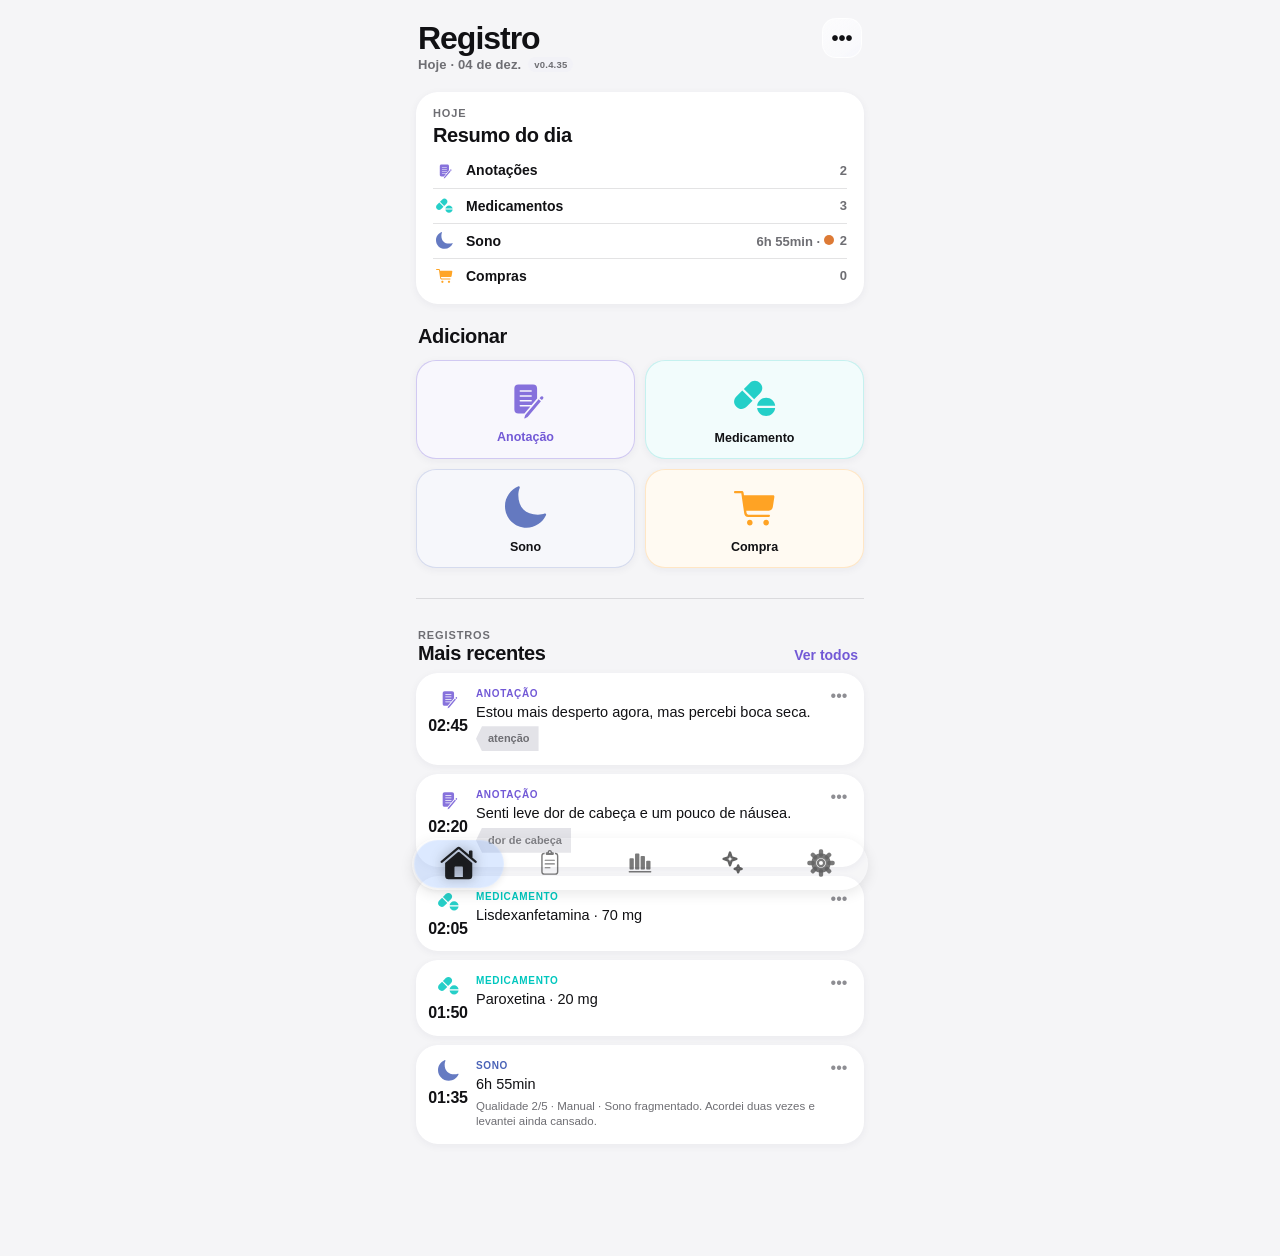
<file: index.html>
<!doctype html>
<html lang="pt-BR">
<head>
  <meta charset="utf-8">
  <meta name="viewport" content="width=device-width,initial-scale=1,viewport-fit=cover">
  <meta name="theme-color" content="#f5f5f7">
  <meta name="apple-mobile-web-app-capable" content="yes">
  <meta name="apple-mobile-web-app-status-bar-style" content="default">
  <meta name="apple-mobile-web-app-title" content="Registro">
  <title>Registro</title>
  <link rel="manifest" href="./manifest.webmanifest?v=0.4.0">
  <link rel="stylesheet" href="./styles.css?v=0.4.0">
  <link rel="stylesheet" href="./enhancements.css?v=0.4.0">
  <link rel="stylesheet" href="./v04.css?v=0.4.0">
</head>
<body>
  <div class="app-shell">
    <main class="content" id="content">
      <section class="view active" data-view="home">
        <header class="page-header home-header">
          <div>
            <p class="eyebrow"><span id="dateLabel">Hoje</span><span class="version-inline" id="topVersion">Atualizando…</span></p>
            <h1>Registro</h1>
          </div>
          <button class="round-button" id="homeOptionsBtn" aria-label="Abrir ajustes">•••</button>
        </header>

        <section class="summary-card compact-summary" aria-labelledby="summaryTitle">
          <div class="card-heading-row compact-heading"><div><p class="section-kicker">HOJE</p><h2 id="summaryTitle">Resumo do dia</h2></div></div>
          <div class="summary-list compact-summary-list" id="summaryList"></div>
        </section>

        <section class="action-section" aria-labelledby="quickActionsTitle">
          <div class="section-title-row"><h2 id="quickActionsTitle">Adicionar</h2></div>
          <div class="action-grid">
            <button class="action-card primary-action" data-type="note"><span class="action-icon" data-icon="note"></span><span class="action-copy"><strong>Anotação</strong><small>Texto ou voz</small></span><span class="action-plus">+</span></button>
            <button class="action-card compact-action med-action" data-type="medication"><span class="action-icon" data-icon="pill"></span><strong>Medicamento</strong></button>
            <button class="action-card compact-action sleep-action" data-type="sleep"><span class="action-icon" data-icon="moon"></span><strong>Sono</strong></button>
            <button class="action-card compact-action buy-action" data-type="purchase"><span class="action-icon" data-icon="bag"></span><strong>Compra</strong></button>
          </div>
        </section>

        <section class="recent-section" aria-labelledby="recentTitle">
          <div class="section-divider"></div>
          <div class="section-title-row"><div><p class="section-kicker">REGISTROS</p><h2 id="recentTitle">Mais recentes</h2></div><button class="link-button" data-go="history">Ver todos</button></div>
          <div class="timeline" id="homeTimeline"></div>
          <div class="empty-state hidden" id="homeEmpty">Nenhum registro neste dia.</div>
        </section>
      </section>

      <section class="view" data-view="history">
        <header class="page-header"><div><p class="eyebrow">Todos os registros</p><h1>Histórico</h1></div></header>
        <div class="filter-scroll" id="historyFilters"><button class="filter-chip selected" data-filter="all">Tudo</button><button class="filter-chip" data-filter="note">Anotações</button><button class="filter-chip" data-filter="medication">Medicamentos</button><button class="filter-chip" data-filter="sleep">Sono</button><button class="filter-chip" data-filter="purchase">Compras</button></div>
        <div class="history-list" id="historyList"></div>
        <div class="empty-state hidden" id="historyEmpty">Nenhum registro para este filtro.</div>
      </section>

      <section class="view" data-view="analysis">
        <header class="page-header"><div><p class="eyebrow">Leitura dos seus registros</p><h1>Análises</h1></div></header>
        <div class="notice-card"><span class="notice-icon" data-icon="spark"></span><div><strong>Análise baseada nos registros</strong><p>O app cruza horários, repetição e proximidade temporal. Ele não afirma causalidade nem substitui interpretação clínica.</p></div></div>
        <section class="analysis-card prominent-analysis"><p class="section-kicker">AGORA</p><h2>Análise atual</h2><div id="currentAnalysis" class="analysis-stack"></div></section>
        <section class="analysis-card"><div class="analysis-title"><span data-icon="link"></span><h2>Associações temporais</h2></div><div id="associationAnalysis" class="analysis-stack"></div></section>
        <section class="analysis-card"><div class="analysis-title"><span data-icon="moon"></span><h2>Sono</h2></div><div id="sleepAnalysis" class="metric-grid"></div></section>
        <section class="analysis-card"><div class="analysis-title"><span data-icon="pill"></span><h2>Medicamentos</h2></div><div id="medicationAnalysis" class="analysis-stack"></div></section>
        <section class="analysis-card"><div class="analysis-title"><span data-icon="bag"></span><h2>Compras</h2></div><div id="purchaseAnalysis" class="analysis-stack"></div></section>
      </section>

      <section class="view" data-view="settings">
        <header class="page-header"><div><p class="eyebrow">Preferências e dados</p><h1>Ajustes</h1></div></header>

        <section class="settings-group"><h2>Aparência</h2><div class="settings-card">
          <div class="setting-block"><div class="setting-label"><strong>Tema</strong><small>Claro, escuro ou seguindo o iPhone</small></div><div class="segmented animated-segmented" id="themeControl"><button data-theme-value="system">Sistema</button><button data-theme-value="light">Claro</button><button data-theme-value="dark">Escuro</button></div></div>
          <div class="setting-separator"></div>
          <div class="setting-block"><div class="setting-label"><strong>Cor principal</strong><small>Usada em seleção e destaque</small></div><div class="accent-options" id="accentControl"><button data-accent="violet" aria-label="Lilás"></button><button data-accent="blue" aria-label="Azul"></button><button data-accent="green" aria-label="Verde"></button></div></div>
          <div class="setting-separator"></div>
          <div class="setting-block"><div class="setting-label"><strong>Tamanho dos ícones</strong><small>Ajusta os ícones principais do app</small></div><div class="segmented animated-segmented" id="iconSizeControl"><button data-icon-size="small">P</button><button data-icon-size="medium">M</button><button data-icon-size="large">G</button></div></div>
          <div class="setting-separator"></div>
          <div class="setting-block"><div class="setting-label"><strong>Espessura dos ícones</strong><small>Mais delicado ou mais marcado</small></div><div class="segmented animated-segmented" id="iconWeightControl"><button data-icon-weight="light">Leve</button><button data-icon-weight="regular">Normal</button><button data-icon-weight="bold">Forte</button></div></div>
          <div class="setting-separator"></div>
          <div class="setting-block"><div class="setting-label"><strong>Tipografia</strong><small>Fonte padrão do iPhone ou Inter</small></div><div class="segmented animated-segmented" id="fontFamilyControl"><button data-font-family="system">Sistema</button><button data-font-family="inter">Inter</button></div></div>
          <div class="setting-separator"></div>
          <div class="setting-block"><div class="setting-label"><strong>Peso base da fonte</strong><small>Afeta textos comuns sem destruir a hierarquia</small></div><div class="segmented animated-segmented" id="fontWeightControl"><button data-font-weight="400">Regular</button><button data-font-weight="500">Médio</button><button data-font-weight="600">Forte</button></div></div>
          <div class="setting-separator"></div>
          <div class="setting-inline"><div class="setting-label no-margin"><strong>Mostrar versão no topo</strong><small>Exibe a versão atual ao lado da data</small></div><button class="switch-control" id="showVersionToggle" role="switch" aria-checked="true"><span></span></button></div>
        </div></section>

        <section class="settings-group"><h2>Medicamentos</h2><div class="settings-card list-card">
          <button class="settings-row" id="medicationRegistryBtn"><span class="settings-row-icon" data-icon="pill"></span><span><strong>Cadastro de medicamentos</strong><small>Princípio ativo, apresentações, custos, duração e anotações</small></span><span class="chevron">›</span></button>
        </div></section>

        <section class="settings-group"><h2>Saúde e sono</h2><div class="settings-card list-card">
          <button class="settings-row" id="healthImportInfoBtn"><span class="settings-row-icon health-icon" data-icon="heart"></span><span><strong>Apple Saúde via Atalho</strong><small id="healthStatusText">Não configurado neste aparelho</small></span><span class="chevron">›</span></button>
          <div class="setting-separator inset"></div>
          <div class="setting-block"><div class="setting-label"><strong>Ao receber um sono do Atalho</strong><small>Você continua podendo corrigir horários e informações</small></div><div class="segmented animated-segmented three-wide" id="healthImportModeControl"><button data-health-mode="auto">Auto</button><button data-health-mode="review">Revisar</button><button data-health-mode="ask">Perguntar</button></div></div>
        </div></section>

        <section class="settings-group"><h2>Personalização avançada</h2><div class="settings-card list-card">
          <button class="settings-row" id="customIconsBtn"><span class="settings-row-icon" data-icon="spark"></span><span><strong>Substituir ícones</strong><small>Código do banco interno ou arquivo SVG</small></span><span class="chevron">›</span></button>
          <div class="setting-separator inset"></div>
          <div class="setting-inline"><div class="setting-label no-margin"><strong>Ocultar textos da barra inferior</strong><small>Os ícones ficam maiores e centralizados</small></div><button class="switch-control" id="hideTabLabelsToggle" role="switch" aria-checked="false"><span></span></button></div>
          <div class="setting-separator"></div>
          <button class="settings-row" id="tabbarLabBtn"><span class="settings-row-icon" data-icon="settings"></span><span><strong>Laboratório da barra inferior</strong><small>Transparência, bolha, desfoque e tema</small></span><span class="chevron">›</span></button>
        </div></section>

        <section class="settings-group"><h2>Dados</h2><div class="backup-warning hidden" id="backupWarning"><span data-icon="export"></span><div><strong>Backup desatualizado</strong><small id="backupWarningText">Crie um novo backup para manter uma cópia externa dos registros.</small></div></div><div class="settings-card list-card">
          <button class="settings-row" id="exportBtn"><span class="settings-row-icon" data-icon="export"></span><span><strong>Exportar dados</strong><small id="backupStatusText">Backup em JSON</small></span><span class="chevron">›</span></button>
          <div class="setting-separator inset"></div>
          <button class="settings-row" id="importBtn"><span class="settings-row-icon" data-icon="import"></span><span><strong>Importar dados</strong><small>Escolha entre substituir ou somar ao conteúdo atual</small></span><span class="chevron">›</span></button>
        </div><p class="group-footnote">Os registros, medicamentos, configurações e SVGs personalizados entram no backup JSON.</p></section>

        <section class="settings-group"><h2>Desenvolvimento</h2><div class="settings-card list-card">
          <button class="settings-row no-icon" id="restoreDemoBtn"><span><strong>Restaurar dados fictícios</strong><small>Substitui os registros atuais pelos exemplos</small></span><span class="chevron">›</span></button>
          <div class="setting-separator"></div>
          <button class="settings-row no-icon danger-row" id="clearBtn"><span><strong>Apagar todos os dados locais</strong><small>Remove registros e cadastros deste navegador</small></span><span class="chevron">›</span></button>
        </div></section>

        <section class="settings-group about-group"><h2>Sobre</h2><div class="settings-card info-card"><div><span>Versão</span><strong id="versionLabel">Atualizando…</strong></div><div><span>Armazenamento</span><strong>Local no aparelho</strong></div></div></section>
      </section>
    </main>

    <nav class="tab-bar capsule-tabbar" aria-label="Navegação principal">
      <span class="tab-bubble" id="tabBubble" aria-hidden="true"></span>
      <button class="tab-item selected" data-tab="home"><span data-icon="home"></span><small>Início</small></button>
      <button class="tab-item" data-tab="history"><span data-icon="history"></span><small>Histórico</small></button>
      <button class="tab-item" data-tab="analysis"><span data-icon="chart"></span><small>Análises</small></button>
      <button class="tab-item" data-tab="settings"><span data-icon="settings"></span><small>Ajustes</small></button>
    </nav>
  </div>

  <div id="backdrop" class="backdrop" aria-hidden="true"><section class="sheet" role="dialog" aria-modal="true" aria-labelledby="sheetTitle"><div class="grabber"></div><div class="sheet-header"><h2 id="sheetTitle">Novo registro</h2><button class="round-button sheet-close" id="closeBtn" aria-label="Fechar"><svg class="rm-close-icon" xmlns="http://www.w3.org/2000/svg" viewBox="0 0 20.7578 20.3672" aria-hidden="true" focusable="false"><g><rect height="20.3672" opacity="0" width="20.7578" x="0" y="0"/><path d="M20.3516 10.1797C20.3516 15.7812 15.7812 20.3516 10.1719 20.3516C4.57031 20.3516 0 15.7812 0 10.1797C0 4.57031 4.57031 0 10.1719 0C15.7812 0 20.3516 4.57031 20.3516 10.1797ZM13.25 6.125L10.1819 9.17967L7.11719 6.125C6.96875 5.98438 6.80469 5.91406 6.60938 5.91406C6.20312 5.91406 5.88281 6.21875 5.88281 6.60938C5.88281 6.8125 5.96094 6.99219 6.10156 7.13281L9.16294 10.1942L6.10156 13.2422C5.96094 13.3906 5.88281 13.5625 5.88281 13.7578C5.88281 14.1562 6.20312 14.4766 6.60938 14.4766C6.8125 14.4766 6.98438 14.3984 7.13281 14.2578L10.1797 11.2109L13.2266 14.2578C13.3672 14.3984 13.5391 14.4766 13.75 14.4766C14.1484 14.4766 14.4688 14.1562 14.4688 13.7578C14.4688 13.5625 14.3984 13.3906 14.2578 13.2422L11.1981 10.1925L14.2578 7.13281C14.3984 6.99219 14.4688 6.8125 14.4688 6.60938C14.4688 6.21875 14.1484 5.91406 13.75 5.91406C13.5547 5.91406 13.3828 5.98438 13.25 6.125Z" fill="currentColor" fill-opacity="0.85"/></g></svg></button></div><form id="form"></form></section></div>
  <input type="file" id="importFile" accept="application/json,.json" hidden>
  <input type="file" id="svgImportFile" accept="image/svg+xml,.svg" hidden>
  <div id="toast" class="toast" role="status" aria-live="polite"></div>
  <script src="./release-guard.js?v=0.4.35"></script>
  <script src="./v04c1.js?v=0.4.0"></script>
  <script src="./v04c2.js?v=0.4.0"></script>
  <script src="./v04c3.js?v=0.4.0"></script>
  <script src="./v04c4.js?v=0.4.0"></script>
  <script src="./v04c5.js?v=0.4.0"></script>
  <script src="./v04c6.js?v=0.4.0"></script>
  <script src="./v04c7.js?v=0.4.0"></script>
  <script src="./v04c8.js?v=0.4.0"></script>
  <script src="./v04c9.js?v=0.4.0"></script>
  <script src="./v04c10.js?v=0.4.19"></script>
</body>
</html>
</file>
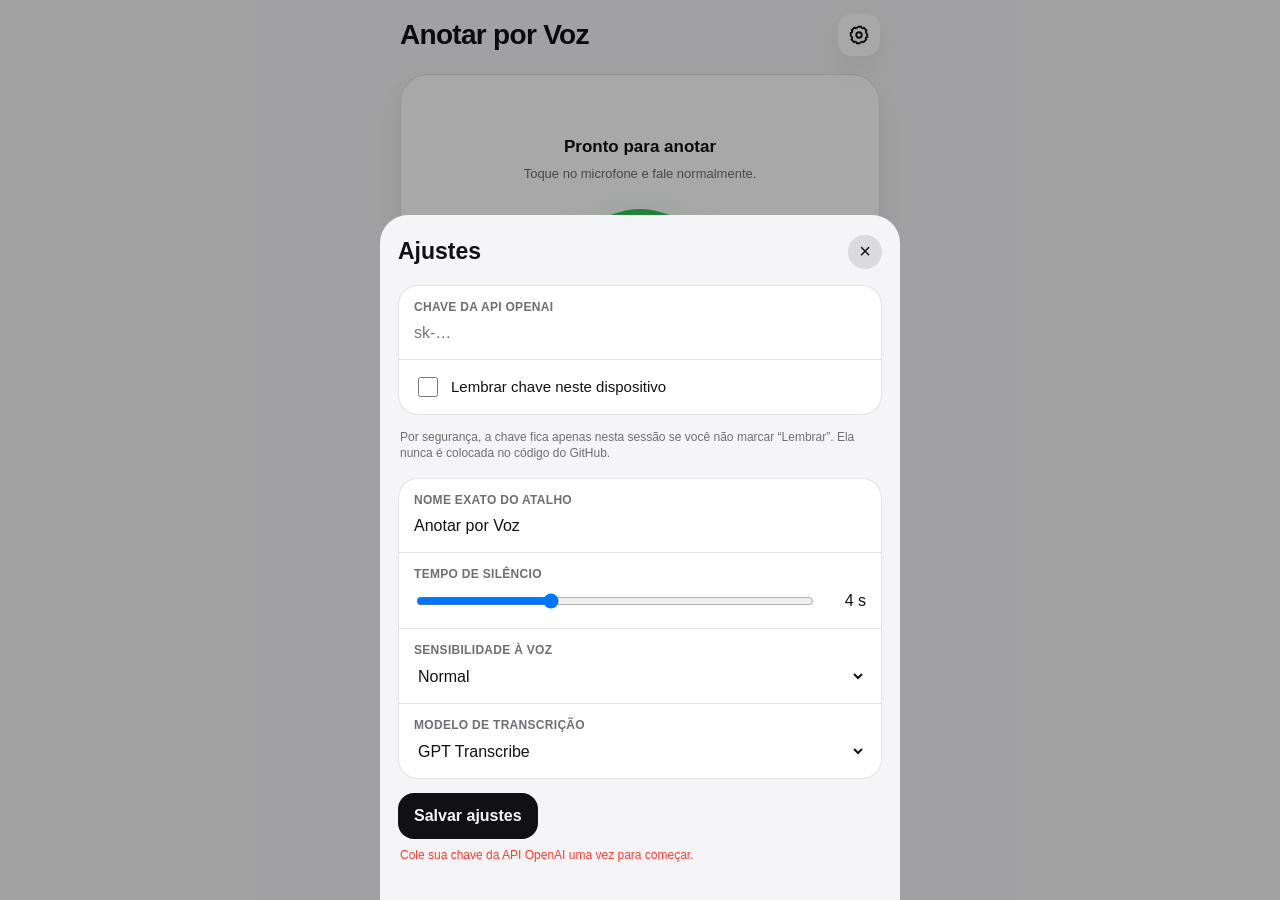
<file: voice-note/index.html>
<!doctype html>
<html lang="pt-BR">
<head>
<meta charset="utf-8">
<meta name="viewport" content="width=device-width,initial-scale=1,viewport-fit=cover,user-scalable=no">
<meta name="theme-color" content="#f5f5f7">
<meta name="apple-mobile-web-app-capable" content="yes">
<meta name="apple-mobile-web-app-status-bar-style" content="default">
<meta name="apple-mobile-web-app-title" content="Anotar por Voz">
<meta http-equiv="Content-Security-Policy" content="default-src 'self'; connect-src https://api.openai.com; img-src 'self' data:; media-src 'self' blob:; style-src 'unsafe-inline'; script-src 'unsafe-inline'; base-uri 'none'; form-action 'none';">
<title>Anotar por Voz</title>
<style>
:root{color-scheme:light dark;--bg:#f5f5f7;--card:#fff;--text:#111114;--muted:#6e6e73;--line:rgba(60,60,67,.14);--accent:#34c759;--accent2:#30b350;--danger:#ff3b30;--shadow:0 10px 30px rgba(0,0,0,.08)}
@media(prefers-color-scheme:dark){:root{--bg:#000;--card:#1c1c1e;--text:#f5f5f7;--muted:#98989d;--line:rgba(235,235,245,.14);--shadow:none}}
*{box-sizing:border-box;-webkit-tap-highlight-color:transparent}html,body{margin:0;min-height:100%;background:var(--bg);font-family:-apple-system,BlinkMacSystemFont,"SF Pro Text","Helvetica Neue",sans-serif;color:var(--text)}body{min-height:100dvh;padding:calc(env(safe-area-inset-top) + 14px) 18px calc(env(safe-area-inset-bottom) + 24px);display:flex;justify-content:center}.app{width:100%;max-width:480px}.top{display:flex;align-items:center;justify-content:space-between;margin-bottom:18px}h1{font-size:28px;line-height:1.05;letter-spacing:-.7px;margin:0;font-weight:750}.icon-btn{width:42px;height:42px;border:0;border-radius:14px;background:var(--card);color:var(--text);display:grid;place-items:center;box-shadow:var(--shadow)}.card{background:var(--card);border:1px solid var(--line);border-radius:28px;padding:22px;box-shadow:var(--shadow)}.recorder{min-height:410px;display:flex;flex-direction:column;align-items:center;justify-content:center;text-align:center}.status{font-size:17px;font-weight:650;min-height:24px;margin:0 0 5px}.detail{font-size:13px;color:var(--muted);min-height:20px;margin:0 0 23px}.mic{width:146px;height:146px;border-radius:50%;border:0;background:linear-gradient(180deg,var(--accent),var(--accent2));display:grid;place-items:center;color:white;box-shadow:0 16px 40px rgba(52,199,89,.28);transition:transform .15s}.mic:active{transform:scale(.97)}.mic.recording{background:linear-gradient(180deg,#ff453a,#e6332a);box-shadow:0 16px 40px rgba(255,59,48,.28)}.mic svg{width:58px;height:58px}.meter{width:82%;height:8px;background:var(--line);border-radius:999px;overflow:hidden;margin:26px 0 12px}.meter>div{height:100%;width:0;background:var(--accent);border-radius:999px;transition:width .08s linear}.timer{font-variant-numeric:tabular-nums;color:var(--muted);font-size:14px;min-height:20px}.actions{display:flex;gap:10px;width:100%;margin-top:22px}.btn{appearance:none;border:0;border-radius:16px;padding:14px 16px;font-size:16px;font-weight:650;background:var(--text);color:var(--bg);flex:1}.btn.secondary{background:var(--line);color:var(--text)}.btn.danger{background:rgba(255,59,48,.12);color:var(--danger)}.hidden{display:none!important}.transcript{margin-top:14px;padding:15px 16px;border-radius:18px;background:var(--card);border:1px solid var(--line);font-size:14px;line-height:1.45;white-space:pre-wrap;word-break:break-word}.sheet-wrap{position:fixed;inset:0;background:rgba(0,0,0,.34);display:flex;align-items:flex-end;justify-content:center;z-index:10}.sheet{width:100%;max-width:520px;max-height:88dvh;overflow:auto;background:var(--bg);border-radius:28px 28px 0 0;padding:20px 18px calc(env(safe-area-inset-bottom) + 20px)}.sheet-head{display:flex;align-items:center;justify-content:space-between;margin-bottom:16px}.sheet h2{font-size:23px;margin:0}.close{border:0;background:var(--line);color:var(--text);width:34px;height:34px;border-radius:50%;font-size:20px}.group{background:var(--card);border:1px solid var(--line);border-radius:20px;overflow:hidden;margin-bottom:14px}.field{padding:14px 15px;border-bottom:1px solid var(--line)}.field:last-child{border-bottom:0}label{display:block;font-size:12px;font-weight:650;color:var(--muted);margin-bottom:7px;text-transform:uppercase;letter-spacing:.3px}input,select{width:100%;font:inherit;font-size:16px;color:var(--text);background:transparent;border:0;outline:0;padding:3px 0}.range-row{display:flex;align-items:center;gap:12px}.range-row input{flex:1}.value{font-variant-numeric:tabular-nums;min-width:38px;text-align:right}.check{display:flex;align-items:center;gap:10px;font-size:15px}.check input{width:20px;height:20px}.note{font-size:12px;color:var(--muted);line-height:1.4;margin:8px 2px 16px}.error{color:var(--danger)!important}.ok{color:var(--accent)!important}
</style>
</head>
<body>
<main class="app">
<div class="top"><h1>Anotar por Voz</h1><button id="settingsBtn" class="icon-btn" aria-label="Ajustes"><svg viewBox="0 0 24 24" width="22" height="22" fill="none" stroke="currentColor" stroke-width="2" stroke-linecap="round"><circle cx="12" cy="12" r="3"></circle><path d="M19.4 15a1.7 1.7 0 0 0 .34 1.88l.06.06-2.83 2.83-.06-.06A1.7 1.7 0 0 0 15 19.4a1.7 1.7 0 0 0-1 .6 1.7 1.7 0 0 0-.4 1.1V21h-4v-.09A1.7 1.7 0 0 0 8.6 19.4a1.7 1.7 0 0 0-1.88.34l-.06.06-2.83-2.83.06-.06A1.7 1.7 0 0 0 4.6 15a1.7 1.7 0 0 0-.6-1 1.7 1.7 0 0 0-1.1-.4H3v-4h.09A1.7 1.7 0 0 0 4.6 8.6a1.7 1.7 0 0 0-.34-1.88l-.06-.06 2.83-2.83.06.06A1.7 1.7 0 0 0 9 4.6a1.7 1.7 0 0 0 1-.6 1.7 1.7 0 0 0 .4-1.1V3h4v.09A1.7 1.7 0 0 0 15.4 4.6a1.7 1.7 0 0 0 1.88-.34l.06-.06 2.83 2.83-.06.06A1.7 1.7 0 0 0 19.4 9c.15.38.38.73.7 1 .31.27.7.4 1.1.4H21v4h-.09a1.7 1.7 0 0 0-1.51.6z"></path></svg></button></div>
<section class="card recorder">
<p id="status" class="status">Pronto para anotar</p><p id="detail" class="detail">Toque no microfone e fale normalmente.</p>
<button id="micBtn" class="mic" aria-label="Iniciar gravação"><svg viewBox="0 0 24 24" fill="none" stroke="currentColor" stroke-width="2.2" stroke-linecap="round" stroke-linejoin="round"><rect x="9" y="2" width="6" height="12" rx="3"></rect><path d="M5 10a7 7 0 0 0 14 0M12 17v5M8 22h8"></path></svg></button>
<div class="meter"><div id="meterFill"></div></div><div id="timer" class="timer">Parada automática após 4 s de silêncio</div>
<div id="recordActions" class="actions hidden"><button id="stopBtn" class="btn danger">Parar agora</button></div>
<div id="retryActions" class="actions hidden"><button id="retryBtn" class="btn secondary">Gravar de novo</button><button id="sendBtn" class="btn">Enviar à nota</button></div>
</section><div id="transcript" class="transcript hidden"></div>
</main>
<div id="settingsWrap" class="sheet-wrap hidden" role="dialog" aria-modal="true"><section class="sheet"><div class="sheet-head"><h2>Ajustes</h2><button id="closeSettings" class="close">×</button></div>
<div class="group"><div class="field"><label for="apiKey">Chave da API OpenAI</label><input id="apiKey" type="password" autocomplete="off" autocapitalize="off" spellcheck="false" placeholder="sk-…"></div><div class="field"><div class="check"><input id="rememberKey" type="checkbox"><span>Lembrar chave neste dispositivo</span></div></div></div>
<p class="note">Por segurança, a chave fica apenas nesta sessão se você não marcar “Lembrar”. Ela nunca é colocada no código do GitHub.</p>
<div class="group"><div class="field"><label for="shortcutName">Nome exato do atalho</label><input id="shortcutName" type="text" value="Anotar por Voz"></div><div class="field"><label for="silenceRange">Tempo de silêncio</label><div class="range-row"><input id="silenceRange" type="range" min="2" max="8" step="0.5" value="4"><span id="silenceValue" class="value">4 s</span></div></div><div class="field"><label for="sensitivity">Sensibilidade à voz</label><select id="sensitivity"><option value="high">Alta</option><option value="normal" selected>Normal</option><option value="low">Baixa / ambiente ruidoso</option></select></div><div class="field"><label for="model">Modelo de transcrição</label><select id="model"><option value="gpt-transcribe" selected>GPT Transcribe</option><option value="gpt-4o-mini-transcribe">GPT-4o mini Transcribe</option></select></div></div>
<button id="saveSettings" class="btn">Salvar ajustes</button><p id="settingsMessage" class="note"></p></section></div>
<script>
(()=>{'use strict';const $=id=>document.getElementById(id),E={status:$('status'),detail:$('detail'),mic:$('micBtn'),meter:$('meterFill'),timer:$('timer'),recA:$('recordActions'),retryA:$('retryActions'),stop:$('stopBtn'),retry:$('retryBtn'),send:$('sendBtn'),trans:$('transcript'),wrap:$('settingsWrap'),settings:$('settingsBtn'),close:$('closeSettings'),key:$('apiKey'),remember:$('rememberKey'),shortcut:$('shortcutName'),silence:$('silenceRange'),silVal:$('silenceValue'),sens:$('sensitivity'),model:$('model'),save:$('saveSettings'),msg:$('settingsMessage')};
const L={shortcut:'voiceNote.shortcutName',silence:'voiceNote.silenceSeconds',sens:'voiceNote.sensitivity',model:'voiceNote.model',key:'voiceNote.apiKey'},S='voiceNote.apiKey.session';let stream=null,rec=null,chunks=[],ctx=null,an=null,raf=0,start=0,last=0,lastVoice=0,voiceAccum=0,voiceSeen=false,noise=.008,blob=null,text='',stopping=false;
const apiKey=()=>((localStorage.getItem(L.key)||sessionStorage.getItem(S)||'').trim());const sec=n=>Number.isInteger(n)?`${n} s`:`${String(n).replace('.',',')} s`;
function load(){E.shortcut.value=localStorage.getItem(L.shortcut)||'Anotar por Voz';E.silence.value=localStorage.getItem(L.silence)||'4';E.sens.value=localStorage.getItem(L.sens)||'normal';E.model.value=localStorage.getItem(L.model)||'gpt-transcribe';E.silVal.textContent=`${E.silence.value} s`;const p=localStorage.getItem(L.key),s=sessionStorage.getItem(S);if(p){E.key.value=p;E.remember.checked=true}else if(s)E.key.value=s;ready()}
function save(){const k=E.key.value.trim();localStorage.setItem(L.shortcut,E.shortcut.value.trim()||'Anotar por Voz');localStorage.setItem(L.silence,E.silence.value);localStorage.setItem(L.sens,E.sens.value);localStorage.setItem(L.model,E.model.value);if(k){if(E.remember.checked){localStorage.setItem(L.key,k);sessionStorage.removeItem(S)}else{sessionStorage.setItem(S,k);localStorage.removeItem(L.key)}}else{sessionStorage.removeItem(S);localStorage.removeItem(L.key)}E.msg.textContent=k?'Ajustes salvos.':'Informe sua chave da API antes de gravar.';E.msg.className=`note ${k?'ok':'error'}`;ready();if(k)setTimeout(close,450)}
function open(m=''){const k=apiKey();if(k)E.key.value=k;E.msg.textContent=m;E.msg.className=`note ${m?'error':''}`;E.wrap.classList.remove('hidden')}function close(){E.wrap.classList.add('hidden')}
function ready(){clearErr();const s=Number(localStorage.getItem(L.silence)||E.silence.value||4);E.status.textContent='Pronto para anotar';E.detail.textContent='Toque no microfone e fale normalmente.';E.timer.textContent=`Parada automática após ${sec(s)} de silêncio`;E.mic.classList.remove('recording');E.recA.classList.add('hidden');E.retryA.classList.add('hidden');E.send.classList.remove('hidden');E.meter.style.width='0%'}
function mime(){return['audio/mp4;codecs=mp4a.40.2','audio/mp4','audio/webm;codecs=opus','audio/webm'].find(t=>window.MediaRecorder&&MediaRecorder.isTypeSupported(t))||''}function cfg(){const m=localStorage.getItem(L.sens)||E.sens.value||'normal';return m==='high'?{f:1.5,o:.003,min:.010}:m==='low'?{f:2.25,o:.006,min:.016}:{f:1.8,o:.004,min:.012}}
async function begin(){if(!apiKey()){open('Cole sua chave da API OpenAI para continuar.');return}if(!navigator.mediaDevices?.getUserMedia||!window.MediaRecorder){err('Abra esta página pelo Safari no iPhone.');return}try{cleanup();blob=null;text='';chunks=[];stopping=false;E.trans.classList.add('hidden');E.retryA.classList.add('hidden');stream=await navigator.mediaDevices.getUserMedia({audio:{channelCount:1,echoCancellation:true,noiseSuppression:true,autoGainControl:true}});ctx=new(window.AudioContext||window.webkitAudioContext)();await ctx.resume();const src=ctx.createMediaStreamSource(stream);an=ctx.createAnalyser();an.fftSize=2048;an.smoothingTimeConstant=.15;src.connect(an);const m=mime();rec=m?new MediaRecorder(stream,{mimeType:m,audioBitsPerSecond:64000}):new MediaRecorder(stream,{audioBitsPerSecond:64000});rec.ondataavailable=e=>{if(e.data&&e.data.size)chunks.push(e.data)};rec.onerror=()=>err('Falha durante a gravação.');rec.onstop=stopped;rec.start(250);start=performance.now();last=start;lastVoice=0;voiceAccum=0;voiceSeen=false;noise=.008;E.status.textContent='Ouvindo…';E.detail.textContent='Comece a falar. A pausa longa encerra sozinha.';E.mic.classList.add('recording');E.recA.classList.remove('hidden');monitor()}catch(x){cleanup();err(String(x?.name).includes('NotAllowed')?'Permissão do microfone negada. Libere o microfone para esta página no Safari.':`Não consegui iniciar o microfone: ${x?.message||x}`)}}
function monitor(){if(!an||!rec||rec.state!=='recording')return;const d=new Float32Array(an.fftSize);an.getFloatTimeDomainData(d);let sum=0;for(const v of d)sum+=v*v;const rms=Math.sqrt(sum/d.length),now=performance.now(),dt=Math.max(0,now-last);last=now;const c=cfg(),thr=Math.max(c.min,Math.min(.060,noise*c.f+c.o)),isVoice=rms>thr;if(!voiceSeen){if(isVoice){voiceAccum+=dt;if(voiceAccum>=120){voiceSeen=true;lastVoice=now;E.detail.textContent='Voz detectada. Continue falando normalmente.'}}else{voiceAccum=0;noise=Math.min(.030,noise*.94+rms*.06)}}else{if(isVoice)lastVoice=now;else noise=Math.min(.030,noise*.995+rms*.005);const s=Number(localStorage.getItem(L.silence)||4),q=(now-lastVoice)/1000,left=Math.max(0,s-q);E.detail.textContent=q>.35?`Pausa detectada · encerrando em ${left.toFixed(1).replace('.',',')} s`:'Voz detectada. Continue falando normalmente.';if(q>=s){stop('silence');return}}const level=Math.max(0,Math.min(100,rms/Math.max(thr*2.2,.04)*100));E.meter.style.width=`${level}%`;const elapsed=(now-start)/1000;E.timer.textContent=`Gravando · ${elapsed.toFixed(1).replace('.',',')} s`;if(elapsed>=300){stop('limit');return}raf=requestAnimationFrame(monitor)}
function stop(reason='manual'){if(stopping||!rec||rec.state==='inactive')return;stopping=true;cancelAnimationFrame(raf);E.recA.classList.add('hidden');E.status.textContent=reason==='silence'?'Pausa detectada':'Finalizando gravação…';E.detail.textContent='Preparando o áudio.';try{rec.stop()}catch(_){}}
async function stopped(){const m=rec?.mimeType||mime()||'audio/mp4';blob=new Blob(chunks,{type:m});cleanup();if(!blob.size){err('A gravação ficou vazia. Tente novamente.');return}await transcribe()}
async function transcribe(){const k=apiKey();if(!k){open('A chave da API não está disponível nesta sessão.');return}try{E.status.textContent='Transcrevendo…';E.detail.textContent='Enviando somente este áudio para a OpenAI.';E.timer.textContent='';E.meter.style.width='100%';const m=blob.type||'audio/mp4',ext=m.includes('webm')?'webm':'m4a',form=new FormData();form.append('file',blob,`anotacao.${ext}`);form.append('model',localStorage.getItem(L.model)||'gpt-transcribe');form.append('language','pt');const r=await fetch('https://api.openai.com/v1/audio/transcriptions',{method:'POST',headers:{Authorization:`Bearer ${k}`},body:form});let data=null;try{data=await r.json()}catch(_){}if(!r.ok)throw new Error(data?.error?.message||`Erro HTTP ${r.status}`);text=(data?.text||'').trim();if(!text)throw new Error('A OpenAI não retornou texto.');E.trans.textContent=text;E.trans.classList.remove('hidden');E.status.textContent='Transcrição pronta';E.detail.textContent='Abrindo o Atalhos para salvar na nota…';E.meter.style.width='0%';launch(text);setTimeout(()=>{if(!document.hidden){E.retryA.classList.remove('hidden');E.send.textContent='Enviar à nota';E.detail.textContent='Se o Atalhos não abriu sozinho, toque em “Enviar à nota”.'}},1400)}catch(x){E.retryA.classList.remove('hidden');E.send.classList.add('hidden');err(`Falha na transcrição: ${x?.message||x}`)}}
function launch(t){const n=localStorage.getItem(L.shortcut)||'Anotar por Voz';location.href=`shortcuts://run-shortcut?name=${encodeURIComponent(n)}&input=text&text=${encodeURIComponent(t)}`}
function err(m){E.status.textContent='Não foi possível concluir';E.status.classList.add('error');E.detail.textContent=m;E.detail.classList.add('error');E.recA.classList.add('hidden')}function clearErr(){E.status.classList.remove('error');E.detail.classList.remove('error')}
function cleanup(){cancelAnimationFrame(raf);if(stream){stream.getTracks().forEach(t=>t.stop());stream=null}if(ctx){try{ctx.close()}catch(_){}ctx=null}an=null}
E.mic.onclick=()=>{clearErr();rec&&rec.state==='recording'?stop('manual'):begin()};E.stop.onclick=()=>stop('manual');E.retry.onclick=()=>{ready();begin()};E.send.onclick=()=>{if(text)launch(text)};E.settings.onclick=()=>open();E.close.onclick=close;E.wrap.onclick=e=>{if(e.target===E.wrap)close()};E.save.onclick=save;E.silence.oninput=()=>E.silVal.textContent=`${E.silence.value.replace('.',',')} s`;document.addEventListener('visibilitychange',()=>{if(document.hidden&&rec?.state==='recording')E.detail.textContent='Mantenha esta tela aberta para a parada automática funcionar.'});load();if(!apiKey())setTimeout(()=>open('Cole sua chave da API OpenAI uma vez para começar.'),300)})();
</script>
</body></html>
</file>
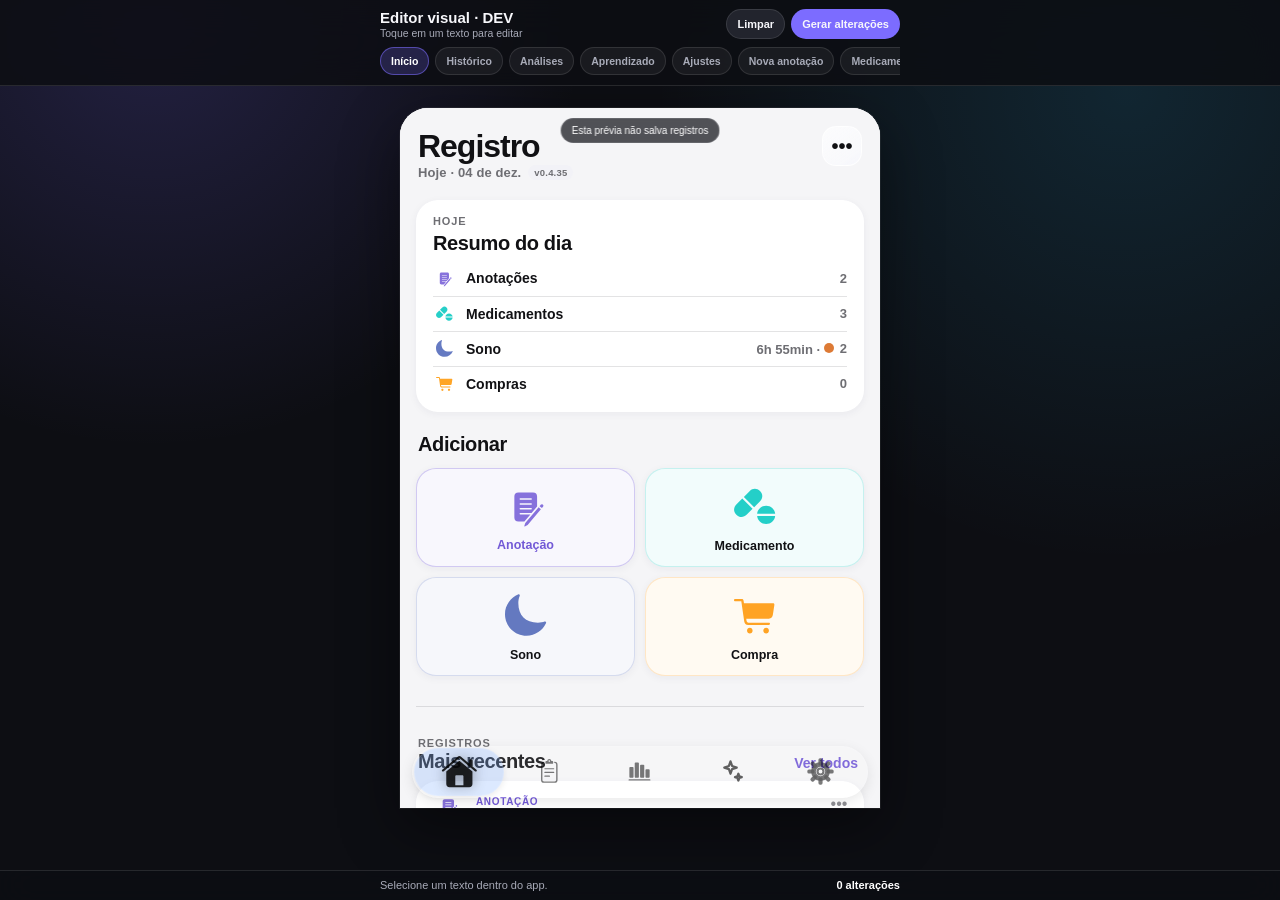
<file: dev-editor.html>
<!doctype html>
<html lang="pt-BR">
<head>
<meta charset="utf-8">
<meta name="viewport" content="width=device-width,initial-scale=1,viewport-fit=cover">
<meta name="theme-color" content="#111218">
<title>Registro · Editor de desenvolvedor</title>
<style>
:root{color-scheme:dark;--bg:#0d0e13;--panel:rgba(29,30,39,.92);--panel2:#22242d;--text:#f7f7fb;--muted:#a8abb8;--line:rgba(255,255,255,.11);--accent:#7c6cff;--danger:#ff5d67;--ok:#35d89a}
*{box-sizing:border-box}html,body{margin:0;min-height:100%;background:var(--bg);font-family:-apple-system,BlinkMacSystemFont,"SF Pro Text","Segoe UI",sans-serif;color:var(--text);-webkit-font-smoothing:antialiased}button,textarea{font:inherit}button{-webkit-tap-highlight-color:transparent}.shell{min-height:100dvh;background:radial-gradient(circle at 12% 2%,rgba(124,108,255,.20),transparent 30%),radial-gradient(circle at 88% 10%,rgba(46,199,255,.13),transparent 34%),#0d0e13}.top{position:fixed;z-index:100;left:0;right:0;top:0;padding:calc(9px + env(safe-area-inset-top)) 10px 9px;background:rgba(13,14,19,.88);backdrop-filter:blur(18px) saturate(140%);-webkit-backdrop-filter:blur(18px) saturate(140%);border-bottom:1px solid var(--line)}.topline{display:flex;align-items:center;justify-content:space-between;gap:8px;max-width:520px;margin:auto}.brand{min-width:0}.brand strong{display:block;font-size:15px}.brand small{display:block;color:var(--muted);font-size:10.5px;margin-top:1px}.top-actions{display:flex;gap:6px}.pill{border:1px solid var(--line);background:var(--panel2);color:var(--text);border-radius:999px;padding:8px 10px;font-size:11px;font-weight:750}.pill.primary{background:var(--accent);border-color:transparent}.navscroll{display:flex;gap:6px;overflow-x:auto;scrollbar-width:none;max-width:520px;margin:8px auto 0;padding-bottom:1px}.navscroll::-webkit-scrollbar{display:none}.navchip{flex:0 0 auto;border:1px solid var(--line);background:rgba(255,255,255,.055);color:var(--muted);border-radius:999px;padding:7px 10px;font-size:10.5px;font-weight:700}.navchip.active{background:rgba(124,108,255,.22);color:#fff;border-color:rgba(124,108,255,.55)}.stage{padding-top:calc(108px + env(safe-area-inset-top));padding-bottom:calc(92px + env(safe-area-inset-bottom));min-height:100dvh;display:flex;justify-content:center}.phone{position:relative;width:min(100%,480px);height:calc(100dvh - 200px - env(safe-area-inset-top) - env(safe-area-inset-bottom));min-height:420px;border-radius:28px 28px 0 0;overflow:hidden;background:#f5f5f7;box-shadow:0 20px 60px rgba(0,0,0,.45),0 0 0 1px rgba(255,255,255,.08)}iframe{border:0;width:100%;height:100%;display:block;background:#f5f5f7}.hint{position:absolute;z-index:3;left:50%;top:10px;transform:translateX(-50%);pointer-events:none;background:rgba(17,18,24,.82);color:#fff;border:1px solid rgba(255,255,255,.12);backdrop-filter:blur(10px);-webkit-backdrop-filter:blur(10px);padding:6px 10px;border-radius:999px;font-size:10px;white-space:nowrap;opacity:.88}.bottom{position:fixed;z-index:100;left:0;right:0;bottom:0;padding:8px 10px calc(9px + env(safe-area-inset-bottom));background:rgba(13,14,19,.92);backdrop-filter:blur(18px) saturate(140%);-webkit-backdrop-filter:blur(18px) saturate(140%);border-top:1px solid var(--line)}.bottom-inner{max-width:520px;margin:auto}.empty-editor{display:flex;justify-content:space-between;align-items:center;gap:10px}.empty-editor span{font-size:11px;color:var(--muted)}.count{color:#fff!important;font-weight:800}.editor{display:none}.editor.open{display:block}.selection-row{display:flex;align-items:flex-start;justify-content:space-between;gap:8px;margin-bottom:7px}.selection-info{min-width:0}.selection-info strong{display:block;font-size:12px;white-space:nowrap;overflow:hidden;text-overflow:ellipsis}.selection-info small{display:block;color:var(--muted);font-size:9px;white-space:nowrap;overflow:hidden;text-overflow:ellipsis;margin-top:2px}.mini-actions{display:flex;gap:5px}.mini{border:1px solid var(--line);background:var(--panel2);color:var(--text);border-radius:9px;padding:6px 8px;font-size:10px;font-weight:750}.mini.danger{color:#ff9ca3}.textline{display:grid;grid-template-columns:minmax(0,1fr) auto;gap:6px}.textline textarea{width:100%;height:48px;resize:none;border:1px solid var(--line);background:#171820;color:#fff;border-radius:11px;padding:8px 9px;font-size:11.5px;outline:none}.apply{border:0;background:var(--accent);color:#fff;border-radius:11px;padding:0 11px;font-size:10.5px;font-weight:800}.tools{display:grid;grid-template-columns:1.25fr 1fr;gap:7px;margin-top:7px}.toolgroup{display:grid;grid-template-columns:repeat(3,1fr);gap:5px;background:rgba(255,255,255,.045);border:1px solid var(--line);padding:5px;border-radius:12px}.toolgroup.move{grid-template-columns:repeat(4,1fr)}.tool{border:0;background:var(--panel2);color:var(--text);border-radius:8px;min-height:30px;font-size:11px;font-weight:800}.tool.selected{background:rgba(124,108,255,.28);outline:1px solid rgba(124,108,255,.5)}.export-sheet{position:fixed;z-index:200;inset:0;display:none;align-items:flex-end;justify-content:center;background:rgba(0,0,0,.58);padding-top:40px}.export-sheet.open{display:flex}.export-card{width:min(100%,540px);max-height:88dvh;background:#15161d;border-radius:24px 24px 0 0;border:1px solid var(--line);padding:12px 12px calc(14px + env(safe-area-inset-bottom));box-shadow:0 -18px 50px rgba(0,0,0,.42)}.grab{width:42px;height:5px;border-radius:99px;background:rgba(255,255,255,.17);margin:0 auto 12px}.export-head{display:grid;grid-template-columns:34px minmax(0,1fr) 34px;align-items:center;gap:10px;margin-bottom:8px}.export-head strong{grid-column:2;grid-row:1;text-align:center;font-size:15px}.export-head button svg{display:block;width:24px;height:24px;pointer-events:none}.export-head button{grid-column:1;grid-row:1;justify-self:start;display:grid;place-items:center;border:0;background:var(--panel2);color:#fff;width:34px;height:34px;border-radius:11px;font-size:20px}.export-card textarea{display:block;width:100%;height:48dvh;resize:none;background:#0e0f14;color:#dfe2ed;border:1px solid var(--line);border-radius:14px;padding:11px;font-family:ui-monospace,SFMono-Regular,Menlo,monospace;font-size:10px;line-height:1.45}.export-actions{display:grid;grid-template-columns:repeat(3,1fr);gap:7px;margin-top:8px}.export-actions button{border:1px solid var(--line);background:var(--panel2);color:#fff;border-radius:12px;padding:11px 7px;font-size:10.5px;font-weight:800}.export-actions .primary{background:var(--accent);border-color:transparent}.toast{position:fixed;z-index:300;left:50%;bottom:calc(102px + env(safe-area-inset-bottom));transform:translate(-50%,12px);background:#242630;color:#fff;border:1px solid var(--line);padding:9px 12px;border-radius:12px;font-size:11px;opacity:0;pointer-events:none;transition:.18s}.toast.show{opacity:1;transform:translate(-50%,0)}
@media(max-height:680px){.phone{height:calc(100dvh - 184px - env(safe-area-inset-top) - env(safe-area-inset-bottom));min-height:360px}.stage{padding-top:calc(101px + env(safe-area-inset-top));padding-bottom:calc(83px + env(safe-area-inset-bottom))}.tools{grid-template-columns:1fr 1fr}}
</style>
</head>
<body>
<div class="shell">
  <header class="top">
    <div class="topline">
      <div class="brand"><strong>Editor visual · DEV</strong><small>Toque em um texto para editar</small></div>
      <div class="top-actions"><button class="pill" id="resetBtn">Limpar</button><button class="pill primary" id="exportBtn">Gerar alterações</button></div>
    </div>
    <div class="navscroll" id="screenNav">
      <button class="navchip active" data-screen="home">Início</button>
      <button class="navchip" data-screen="history">Histórico</button>
      <button class="navchip" data-screen="analysis">Análises</button>
      <button class="navchip" data-screen="learning">Aprendizado</button>
      <button class="navchip" data-screen="settings">Ajustes</button>
      <button class="navchip" data-form="note">Nova anotação</button>
      <button class="navchip" data-form="medication">Medicamento</button>
      <button class="navchip" data-form="sleep">Sono</button>
      <button class="navchip" data-form="purchase">Compra</button>
    </div>
  </header>

  <main class="stage">
    <div class="phone">
      <div class="hint">Esta prévia não salva registros</div>
      <iframe id="preview" title="Prévia editável do Registro Mental" src="./?dev-editor-preview=1"></iframe>
    </div>
  </main>

  <footer class="bottom">
    <div class="bottom-inner">
      <div class="empty-editor" id="emptyEditor"><span>Selecione um texto dentro do app.</span><span class="count" id="changeCount">0 alterações</span></div>
      <div class="editor" id="editorPanel">
        <div class="selection-row">
          <div class="selection-info"><strong id="selectedName">Texto selecionado</strong><small id="selectedSelector"></small></div>
          <div class="mini-actions"><button class="mini" id="restoreBtn">Restaurar</button><button class="mini danger" id="removeBtn">Apagar texto</button></div>
        </div>
        <div class="textline"><textarea id="textInput" spellcheck="false"></textarea><button class="apply" id="applyTextBtn">Aplicar</button></div>
        <div class="tools">
          <div class="toolgroup" aria-label="Alinhamento"><button class="tool" data-align="left">Esq.</button><button class="tool" data-align="center">Centro</button><button class="tool" data-align="right">Dir.</button></div>
          <div class="toolgroup move" aria-label="Mover texto"><button class="tool" data-move="left">←</button><button class="tool" data-move="up">↑</button><button class="tool" data-move="down">↓</button><button class="tool" data-move="right">→</button></div>
        </div>
      </div>
    </div>
  </footer>
</div>

<div class="export-sheet" id="exportSheet" aria-hidden="true">
  <div class="export-card">
    <div class="grab"></div>
    <div class="export-head"><strong>Alterações para enviar ao ChatGPT</strong><button id="closeExportBtn" aria-label="Fechar"><svg class="rm-close-icon" xmlns="http://www.w3.org/2000/svg" viewBox="0 0 20.7578 20.3672" aria-hidden="true" focusable="false"><g><rect height="20.3672" opacity="0" width="20.7578" x="0" y="0"/><path d="M20.3516 10.1797C20.3516 15.7812 15.7812 20.3516 10.1719 20.3516C4.57031 20.3516 0 15.7812 0 10.1797C0 4.57031 4.57031 0 10.1719 0C15.7812 0 20.3516 4.57031 20.3516 10.1797ZM13.25 6.125L10.1819 9.17967L7.11719 6.125C6.96875 5.98438 6.80469 5.91406 6.60938 5.91406C6.20312 5.91406 5.88281 6.21875 5.88281 6.60938C5.88281 6.8125 5.96094 6.99219 6.10156 7.13281L9.16294 10.1942L6.10156 13.2422C5.96094 13.3906 5.88281 13.5625 5.88281 13.7578C5.88281 14.1562 6.20312 14.4766 6.60938 14.4766C6.8125 14.4766 6.98438 14.3984 7.13281 14.2578L10.1797 11.2109L13.2266 14.2578C13.3672 14.3984 13.5391 14.4766 13.75 14.4766C14.1484 14.4766 14.4688 14.1562 14.4688 13.7578C14.4688 13.5625 14.3984 13.3906 14.2578 13.2422L11.1981 10.1925L14.2578 7.13281C14.3984 6.99219 14.4688 6.8125 14.4688 6.60938C14.4688 6.21875 14.1484 5.91406 13.75 5.91406C13.5547 5.91406 13.3828 5.98438 13.25 6.125Z" fill="currentColor" fill-opacity="0.85"/></g></svg></button></div>
    <textarea id="exportText" readonly></textarea>
    <div class="export-actions"><button class="primary" id="copyBtn">Copiar código</button><button id="shareBtn">Compartilhar TXT</button><button id="downloadBtn">Salvar TXT</button></div>
  </div>
</div>
<div class="toast" id="toast"></div>

<script>
(()=>{
'use strict';
const BASE_VERSION='0.4.20';
const STORAGE_KEY='registro-dev-editor-text-edits-v1';
const frame=document.getElementById('preview');
const changes=new Map();
let selected=null,doc=null,observer=null,applying=false;
const $=id=>document.getElementById(id);

function notify(text){const t=$('toast');t.textContent=text;t.classList.add('show');clearTimeout(notify._t);notify._t=setTimeout(()=>t.classList.remove('show'),1500)}
function loadSaved(){try{const raw=JSON.parse(localStorage.getItem(STORAGE_KEY)||'[]');for(const c of raw)if(c?.selector)changes.set(c.selector,c)}catch{}updateCount()}
function save(){localStorage.setItem(STORAGE_KEY,JSON.stringify([...changes.values()]));updateCount()}
function updateCount(){const n=changes.size;$('changeCount').textContent=`${n} alteraç${n===1?'ão':'ões'}`}
function currentScreen(el=null){const view=el?.closest?.('.view');if(view?.dataset.view)return view.dataset.view;return doc?.querySelector('.view.active')?.dataset.view||'unknown'}
function escCss(v){return CSS.escape(String(v))}
function stableAttr(el){for(const key of ['data-view','data-tab','data-type','data-go','data-filter','data-icon','data-menu'])if(el.hasAttribute?.(key))return `[${key}="${escCss(el.getAttribute(key))}"]`;return''}
function segment(el){if(el.id)return`#${escCss(el.id)}`;const attr=stableAttr(el);if(attr)return`${el.tagName.toLowerCase()}${attr}`;const tag=el.tagName.toLowerCase();const cls=[...el.classList].filter(c=>!['selected','active','hidden','open'].includes(c)).slice(0,2);let s=tag+cls.map(c=>`.${escCss(c)}`).join('');const parent=el.parentElement;if(parent){const same=[...parent.children].filter(x=>x.tagName===el.tagName);if(same.length>1)s+=`:nth-of-type(${same.indexOf(el)+1})`}return s}
function selectorFor(el){if(el.id)return`#${escCss(el.id)}`;const parts=[];let cur=el;while(cur&&cur!==doc.body&&parts.length<7){if(cur.classList?.contains('view')&&cur.dataset.view){parts.unshift(`.view[data-view="${escCss(cur.dataset.view)}"]`);return parts.join(' > ')}if(cur.id){parts.unshift(`#${escCss(cur.id)}`);return parts.join(' > ')}parts.unshift(segment(cur));cur=cur.parentElement}return parts.join(' > ')}
function isTextTarget(el){if(!el||!el.tagName)return false;if(el.closest('[data-audio],svg,input,textarea,select'))return false;const tag=el.tagName;const allowed=['H1','H2','H3','H4','P','SMALL','STRONG','LABEL','SPAN','BUTTON','DIV'];if(!allowed.includes(tag))return false;const text=(el.textContent||'').trim();if(!text)return false;if(el.childElementCount===0)return true;if(['H1','H2','H3','H4','P','SMALL','STRONG','LABEL'].includes(tag)&&el.querySelectorAll('svg,button,input,textarea,select').length===0)return true;return false}
function targetFrom(start){let el=start;for(let i=0;i<6&&el&&el!==doc.body;i++,el=el.parentElement)if(isTextTarget(el))return el;return null}
function labelFor(el){const t=(el.textContent||'').trim().replace(/\s+/g,' ');return t.length>42?t.slice(0,39)+'…':t||el.tagName.toLowerCase()}
function originalSnapshot(el){if(el.dataset.devOriginalText===undefined)el.dataset.devOriginalText=el.textContent||'';if(el.dataset.devOriginalAlign===undefined)el.dataset.devOriginalAlign=el.style.textAlign||'';if(el.dataset.devOriginalLeft===undefined)el.dataset.devOriginalLeft=el.style.left||'';if(el.dataset.devOriginalTop===undefined)el.dataset.devOriginalTop=el.style.top||'';return{originalText:el.dataset.devOriginalText,originalAlign:el.dataset.devOriginalAlign,originalLeft:el.dataset.devOriginalLeft,originalTop:el.dataset.devOriginalTop}}
function clearHighlight(){try{doc?.querySelectorAll('[data-dev-selected="1"]').forEach(el=>{el.removeAttribute('data-dev-selected');el.style.outline=el.dataset.devOldOutline||'';el.style.outlineOffset=el.dataset.devOldOutlineOffset||''})}catch{}}
function highlight(el){clearHighlight();el.dataset.devOldOutline=el.style.outline||'';el.dataset.devOldOutlineOffset=el.style.outlineOffset||'';el.dataset.devSelected='1';el.style.outline='2px solid #7c6cff';el.style.outlineOffset='3px'}
function selectElement(el){if(!el)return;selected=el;const snap=originalSnapshot(el),selector=selectorFor(el);highlight(el);$('emptyEditor').style.display='none';$('editorPanel').classList.add('open');$('selectedName').textContent=labelFor(el);$('selectedSelector').textContent=`${currentScreen(el)} · ${selector}`;$('textInput').value=el.dataset.devRemoved==='1'?'':el.textContent||'';const align=el.dataset.devAlign||getComputedStyle(el).textAlign;document.querySelectorAll('[data-align]').forEach(b=>b.classList.toggle('selected',b.dataset.align===align));if(!changes.has(selector)){el.dataset.devSelector=selector;el.dataset.devScreen=currentScreen(el);el.dataset.devOriginalText=snap.originalText}}
function ensureChange(el){const selector=el.dataset.devSelector||selectorFor(el);const snap=originalSnapshot(el);let c=changes.get(selector);if(!c){c={selector,screen:currentScreen(el),element:el.tagName.toLowerCase(),originalText:snap.originalText};changes.set(selector,c)}el.dataset.devSelector=selector;return c}
function cleanChange(c){const out={selector:c.selector,screen:c.screen,element:c.element,originalText:c.originalText};if(c.removeText)out.removeText=true;else if(c.text!==undefined&&c.text!==c.originalText)out.text=c.text;if(c.align)out.align=c.align;if(c.offsetX||c.offsetY)out.offset={x:c.offsetX||0,y:c.offsetY||0};return out}
function maybeDrop(c){const cleaned=cleanChange(c);const modified=cleaned.removeText||cleaned.text!==undefined||cleaned.align||cleaned.offset;if(!modified)changes.delete(c.selector)}
function applyChangeToElement(el,c){if(!el||!c)return;applying=true;const snap=originalSnapshot(el);if(c.removeText){el.style.visibility='hidden';el.dataset.devRemoved='1';el.textContent=snap.originalText}else{el.style.visibility='';delete el.dataset.devRemoved;if(c.text!==undefined)el.textContent=c.text;else el.textContent=snap.originalText}if(c.align){el.style.textAlign=c.align;el.dataset.devAlign=c.align}else{el.style.textAlign=snap.originalAlign;delete el.dataset.devAlign}const x=c.offsetX||0,y=c.offsetY||0;if(x||y){el.style.position='relative';el.style.left=`${x}px`;el.style.top=`${y}px`}else{el.style.left=snap.originalLeft;el.style.top=snap.originalTop}applying=false}
function applyAll(){if(!doc||applying)return;for(const c of changes.values()){let el=null;try{el=doc.querySelector(c.selector)}catch{}if(el)applyChangeToElement(el,c)}}
function applyText(){if(!selected)return;const c=ensureChange(selected);c.text=$('textInput').value;c.removeText=false;applyChangeToElement(selected,c);maybeDrop(c);save();selectElement(selected)}
function align(value){if(!selected)return;const c=ensureChange(selected);c.align=value;applyChangeToElement(selected,c);save();selectElement(selected)}
function move(dir){if(!selected)return;const c=ensureChange(selected);const step=4;c.offsetX=c.offsetX||0;c.offsetY=c.offsetY||0;if(dir==='left')c.offsetX-=step;if(dir==='right')c.offsetX+=step;if(dir==='up')c.offsetY-=step;if(dir==='down')c.offsetY+=step;applyChangeToElement(selected,c);maybeDrop(c);save();selectElement(selected)}
function removeText(){if(!selected)return;const c=ensureChange(selected);c.removeText=true;delete c.text;applyChangeToElement(selected,c);save();$('textInput').value='';notify('Texto marcado para remoção')}
function restoreSelected(){if(!selected)return;const selector=selected.dataset.devSelector||selectorFor(selected);const snap=originalSnapshot(selected);changes.delete(selector);applying=true;selected.style.visibility='';selected.textContent=snap.originalText;selected.style.textAlign=snap.originalAlign;selected.style.left=snap.originalLeft;selected.style.top=snap.originalTop;selected.style.position='';delete selected.dataset.devRemoved;delete selected.dataset.devAlign;applying=false;save();selectElement(selected);notify('Alteração restaurada')}
function resetAll(){if(!changes.size)return;const ok=confirm('Limpar todas as alterações feitas nesta versão de desenvolvedor?');if(!ok)return;changes.clear();localStorage.removeItem(STORAGE_KEY);try{frame.contentWindow.location.reload()}catch{}selected=null;$('editorPanel').classList.remove('open');$('emptyEditor').style.display='flex';updateCount()}
function changeScreen(name){if(!doc)return;clearHighlight();selected=null;$('editorPanel').classList.remove('open');$('emptyEditor').style.display='flex';try{const btn=doc.querySelector(`.tab-item[data-tab="${name}"]`);if(btn)btn.click();else if(typeof frame.contentWindow.switchTab==='function')frame.contentWindow.switchTab(name)}catch{}document.querySelectorAll('[data-screen]').forEach(b=>b.classList.toggle('active',b.dataset.screen===name));setTimeout(applyAll,120)}
function openForm(type){if(!doc)return;try{const btn=doc.querySelector(`[data-type="${type}"]`);if(btn)btn.click()}catch{}setTimeout(applyAll,140)}
function bindFrame(){doc=frame.contentDocument;if(!doc)return;try{doc.documentElement.dataset.devEditorPreview='1'}catch{}const intercept=e=>{if(!e.isTrusted)return;const el=targetFrom(e.target);if(!el)return;e.preventDefault();e.stopPropagation();e.stopImmediatePropagation();selectElement(el)};doc.addEventListener('click',intercept,true);doc.addEventListener('submit',e=>{if(e.isTrusted){e.preventDefault();e.stopImmediatePropagation()}},true);const st=doc.createElement('style');st.id='dev-editor-preview-style';st.textContent=`html[data-dev-editor-preview="1"] button,html[data-dev-editor-preview="1"] a{-webkit-user-select:none;user-select:none}html[data-dev-editor-preview="1"] [data-dev-selected="1"]{cursor:text!important}html[data-dev-editor-preview="1"] body{padding-bottom:8px}`;doc.head.appendChild(st);if(observer)observer.disconnect();observer=new MutationObserver(()=>{clearTimeout(bindFrame._m);bindFrame._m=setTimeout(applyAll,45)});observer.observe(doc.body,{subtree:true,childList:true});setTimeout(applyAll,150);setTimeout(applyAll,900);setTimeout(applyAll,1800)}
function patchObject(){const list=[...changes.values()].map(cleanChange).filter(c=>c.removeText||c.text!==undefined||c.align||c.offset);return{format:'registro-mental-dev-edits-v1',app:'Registro Mental PWA',baseVersion:BASE_VERSION,generatedAt:new Date().toISOString(),instructions:'Aplicar estas alterações ao app original. originalText serve como conferência; selector identifica o elemento na versão de referência.',changes:list}}
function exportPayload(){const patch=patchObject();return`REGISTRO MENTAL — ALTERAÇÕES DO EDITOR DE DESENVOLVEDOR\nBase do editor: ${BASE_VERSION}\nQuantidade: ${patch.changes.length}\n\nEnvie este arquivo/texto ao ChatGPT e peça para aplicar as alterações ao app original.\n\n--- PATCH JSON ---\n${JSON.stringify(patch,null,2)}\n`}
function openExport(){$('exportText').value=exportPayload();$('exportSheet').classList.add('open');$('exportSheet').setAttribute('aria-hidden','false')}
function closeExport(){$('exportSheet').classList.remove('open');$('exportSheet').setAttribute('aria-hidden','true')}
async function copyExport(){try{await navigator.clipboard.writeText($('exportText').value);notify('Código copiado')}catch{$('exportText').select();document.execCommand('copy');notify('Código copiado')}}
function makeFile(){return new File([$('exportText').value],`registro-mental-alteracoes-${new Date().toISOString().slice(0,10)}.txt`,{type:'text/plain'})}
async function shareExport(){const file=makeFile();try{if(navigator.canShare?.({files:[file]})){await navigator.share({files:[file],title:'Alterações do Registro Mental'});return}await navigator.share({title:'Alterações do Registro Mental',text:$('exportText').value})}catch(e){if(e?.name!=='AbortError')downloadExport()}}
function downloadExport(){const file=makeFile(),url=URL.createObjectURL(file),a=document.createElement('a');a.href=url;a.download=file.name;document.body.appendChild(a);a.click();a.remove();setTimeout(()=>URL.revokeObjectURL(url),1500)}

loadSaved();
frame.addEventListener('load',()=>setTimeout(bindFrame,40));
$('applyTextBtn').onclick=applyText;$('removeBtn').onclick=removeText;$('restoreBtn').onclick=restoreSelected;$('resetBtn').onclick=resetAll;$('exportBtn').onclick=openExport;$('closeExportBtn').onclick=closeExport;$('copyBtn').onclick=copyExport;$('shareBtn').onclick=shareExport;$('downloadBtn').onclick=downloadExport;
document.querySelectorAll('[data-align]').forEach(b=>b.onclick=()=>align(b.dataset.align));document.querySelectorAll('[data-move]').forEach(b=>b.onclick=()=>move(b.dataset.move));document.querySelectorAll('[data-screen]').forEach(b=>b.onclick=()=>changeScreen(b.dataset.screen));document.querySelectorAll('[data-form]').forEach(b=>b.onclick=()=>openForm(b.dataset.form));$('exportSheet').addEventListener('click',e=>{if(e.target===$('exportSheet'))closeExport()});
})();
</script>
</body>
</html>
</file>
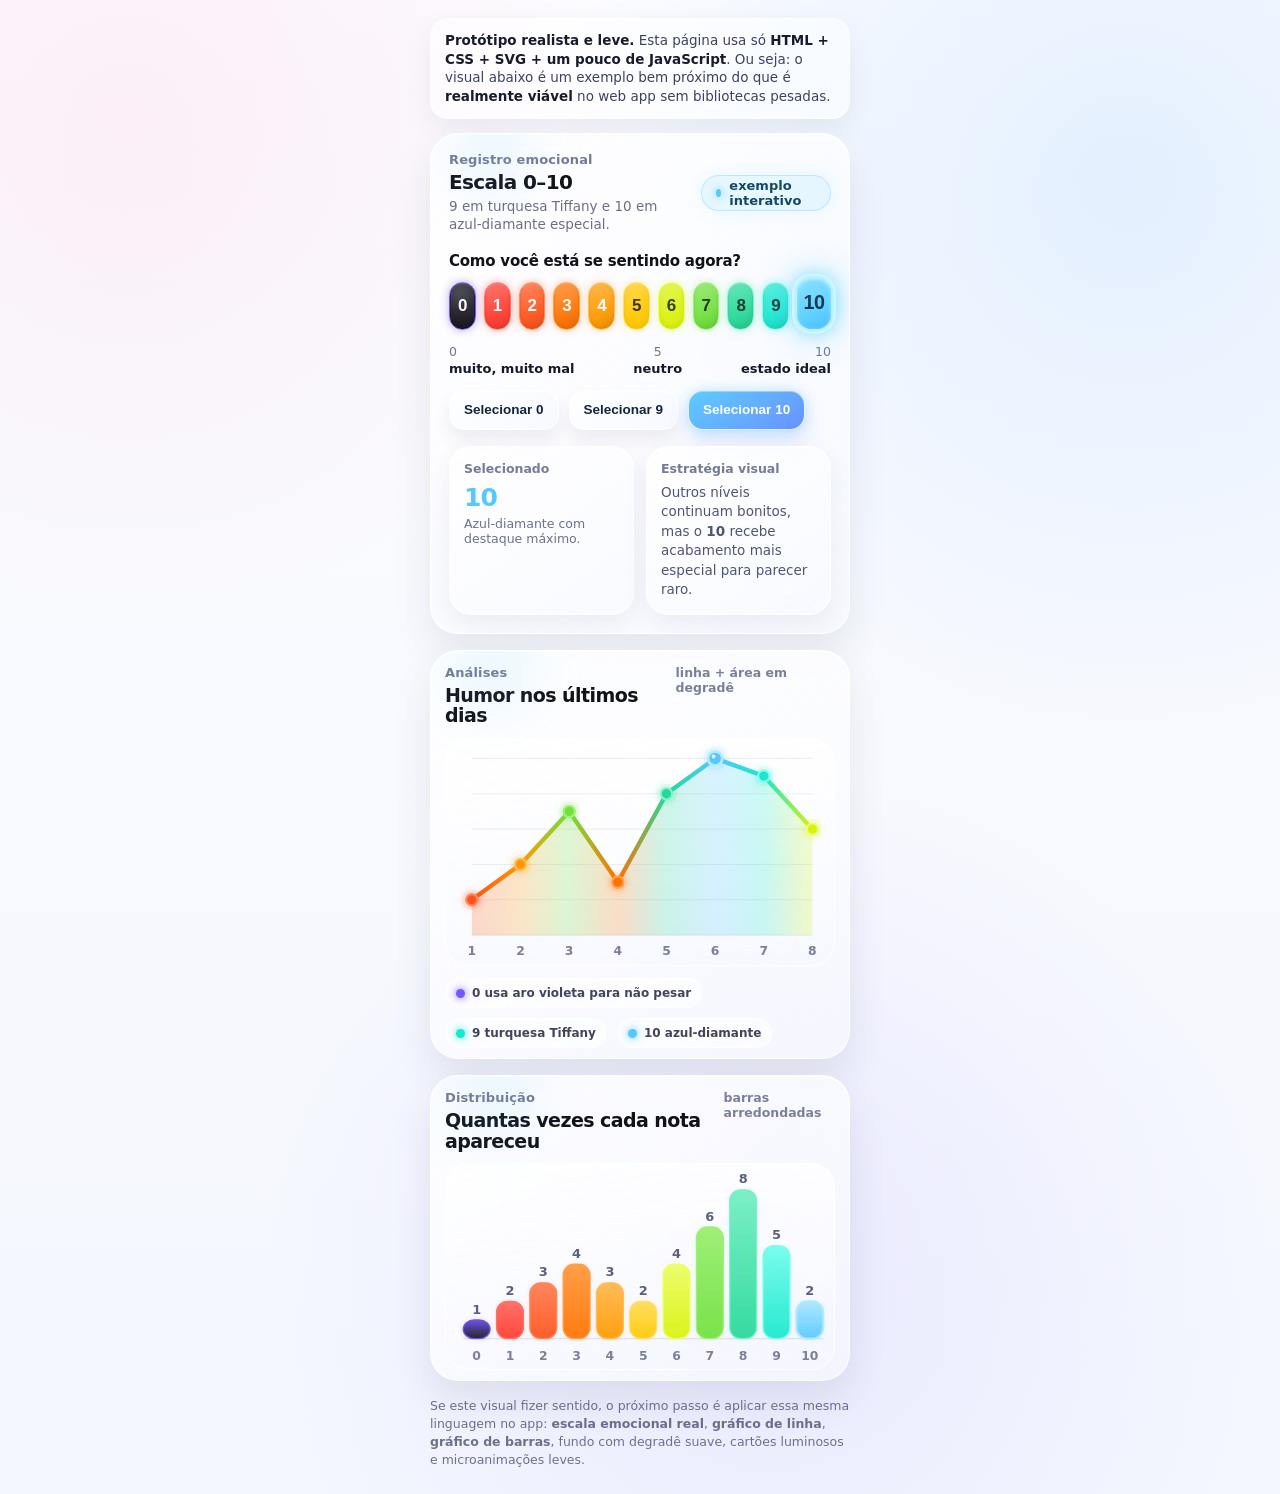
<file: preview-escala-humor.html>
<!DOCTYPE html>
<html lang="pt-BR">
<head>
<meta charset="utf-8" />
<meta name="viewport" content="width=device-width, initial-scale=1, viewport-fit=cover" />
<title>Protótipo visual da escala emocional</title>
<style>
  :root {
    --text: #12131A;
    --muted: #6C6F83;
  }
  * { box-sizing: border-box; }
  html, body { margin: 0; }
  body {
    min-height: 100vh;
    font-family: -apple-system, BlinkMacSystemFont, "SF Pro Display", "Segoe UI", system-ui, sans-serif;
    color: var(--text);
    background:
      radial-gradient(circle at 10% 8%, rgba(255,124,183,.10), transparent 28%),
      radial-gradient(circle at 88% 12%, rgba(70,160,255,.13), transparent 33%),
      radial-gradient(circle at 60% 85%, rgba(113,88,255,.09), transparent 34%),
      linear-gradient(180deg, #FCFCFF 0%, #F4F7FE 100%);
    padding: 18px 16px 24px;
  }
  .wrap { max-width: 420px; margin: 0 auto; }
  .topnote {
    margin-bottom: 14px;
    padding: 12px 14px;
    border-radius: 18px;
    background: rgba(255,255,255,.52);
    backdrop-filter: blur(18px) saturate(145%);
    border: 1px solid rgba(255,255,255,.72);
    box-shadow: 0 10px 28px rgba(40,45,84,.08);
    color: #3D4260;
    font-size: 13.5px;
    line-height: 1.38;
  }
  .topnote strong { color: #181B2C; }
  .card {
    position: relative;
    overflow: hidden;
    border-radius: 28px;
    padding: 18px;
    background: linear-gradient(145deg, rgba(255,255,255,.86), rgba(248,249,255,.64));
    border: 1px solid rgba(255,255,255,.82);
    backdrop-filter: blur(20px) saturate(145%);
    box-shadow: inset 0 1px 0 rgba(255,255,255,.95), 0 18px 38px rgba(48,54,93,.10);
    margin-bottom: 16px;
  }
  .card::before {
    content: "";
    position: absolute;
    inset: -40px auto auto -20px;
    width: 160px;
    height: 120px;
    background: radial-gradient(circle, rgba(86,200,255,.13), transparent 72%);
    filter: blur(18px);
    pointer-events: none;
  }
  .row { display: flex; gap: 12px; align-items: center; justify-content: space-between; }
  .eyebrow {
    color: #747A94;
    font-weight: 700;
    font-size: 13px;
    letter-spacing: .01em;
    margin-bottom: 5px;
  }
  h1 {
    margin: 0;
    font-size: 20px;
    line-height: 1.08;
    font-weight: 850;
    letter-spacing: -.03em;
  }
  .sub { margin-top: 4px; color: var(--muted); font-size: 13.5px; line-height: 1.35; }
  .pill {
    display: inline-flex; align-items: center; gap: 8px;
    min-height: 36px; padding: 0 14px; border-radius: 999px;
    background: rgba(86,200,255,.12); color: #124964;
    border: 1px solid rgba(130,216,255,.45);
    box-shadow: 0 0 18px rgba(86,200,255,.12);
    font-weight: 700; font-size: 13px;
  }
  .spark {
    width: 8px; height: 8px; border-radius: 50%;
    background: #56C8FF; box-shadow: 0 0 10px rgba(86,200,255,.85);
  }
  .section-title { margin: 4px 0 12px; font-size: 15px; font-weight: 800; letter-spacing: -.015em; }
  .mood-scale { display: grid; grid-template-columns: repeat(11, 1fr); gap: 8px; }
  .mood-score {
    position: relative;
    height: 48px;
    border-radius: 15px;
    border: 1.5px solid var(--border);
    color: var(--textColor);
    background: linear-gradient(145deg, var(--hi), var(--bgColor) 62%, var(--lo));
    box-shadow: inset 0 1px 1px rgba(255,255,255,.30), inset 0 -2px 6px rgba(0,0,0,.06), 0 0 9px var(--glow);
    display: flex; align-items: center; justify-content: center;
    font-size: 17px; font-weight: 850; letter-spacing: -.03em;
    cursor: pointer; user-select: none;
    transition: transform .28s cubic-bezier(.2,.9,.2,1), box-shadow .28s ease, border-color .28s ease, filter .28s ease;
    isolation: isolate;
  }
  .mood-score::after {
    content: "";
    position: absolute; inset: 1px;
    border-radius: 13px;
    background: linear-gradient(180deg, rgba(255,255,255,.18), rgba(255,255,255,.02));
    pointer-events: none; opacity: .85;
  }
  .mood-score.zero { background: radial-gradient(circle at 36% 24%, #34313F 0%, #1D1B24 42%, #111116 100%); }
  .mood-score.selected {
    transform: scale(1.16) translateY(-2px);
    z-index: 3;
    border-width: 2px;
    box-shadow:
      inset 0 1px 2px rgba(255,255,255,.52),
      0 0 0 2px rgba(255,255,255,.38),
      0 0 14px var(--glow),
      0 0 28px var(--glow);
  }
  .mood-score.ten.selected {
    box-shadow:
      inset 0 1px 3px rgba(255,255,255,.70),
      0 0 0 2px rgba(206,243,255,.85),
      0 0 16px rgba(86,200,255,.75),
      0 0 34px rgba(86,200,255,.45);
    filter: saturate(1.05) brightness(1.03);
  }
  .legend {
    margin-top: 14px; display: flex; justify-content: space-between; gap: 12px;
    font-size: 12.5px; color: #707592;
  }
  .legend strong { display: block; color: #15192A; font-size: 13px; margin-top: 2px; }
  .kpis { display: grid; grid-template-columns: 1fr 1fr; gap: 12px; margin-top: 16px; }
  .kpi {
    border-radius: 22px; padding: 14px;
    background: linear-gradient(145deg, rgba(255,255,255,.76), rgba(247,249,255,.56));
    border: 1px solid rgba(255,255,255,.82);
    box-shadow: inset 0 1px 0 rgba(255,255,255,.9), 0 10px 24px rgba(57,65,110,.08);
  }
  .kpi .label { color: #757B96; font-size: 12.5px; font-weight: 700; margin-bottom: 7px; }
  .kpi .value { font-size: 25px; font-weight: 900; letter-spacing: -.04em; }
  .kpi .desc { margin-top: 4px; font-size: 12.5px; color: #6C728C; }
  .chart-header { display:flex; justify-content: space-between; align-items: flex-start; gap: 10px; margin-bottom: 12px; }
  .mini { color:#7A8099; font-size:12.5px; font-weight:700; }
  .chart-card { padding: 14px 14px 10px; }
  .chart-frame {
    border-radius: 24px; overflow: hidden;
    background: linear-gradient(180deg, rgba(255,255,255,.72), rgba(246,248,255,.48));
    border: 1px solid rgba(255,255,255,.7);
    box-shadow: inset 0 1px 0 rgba(255,255,255,.9);
  }
  svg { display: block; width: 100%; height: auto; }
  .chart-legend { display: flex; gap: 10px; flex-wrap: wrap; margin-top: 12px; }
  .tag {
    display: inline-flex; align-items: center; gap: 7px; border-radius: 999px;
    padding: 7px 10px; font-size: 12px; font-weight: 700; color: #40445C;
    background: rgba(255,255,255,.58); border: 1px solid rgba(255,255,255,.72);
  }
  .sw { width: 9px; height: 9px; border-radius: 50%; box-shadow: 0 0 9px currentColor; }
  .toolbar { display:flex; gap:10px; align-items:center; flex-wrap: wrap; margin-top: 14px; }
  .btn {
    border: none; min-height: 40px; padding: 0 14px; border-radius: 15px;
    font-weight: 800; font-size: 13.5px; color: #15253A;
    background: linear-gradient(145deg, rgba(255,255,255,.88), rgba(241,246,255,.64));
    border: 1px solid rgba(255,255,255,.82);
    box-shadow: inset 0 1px 0 rgba(255,255,255,.95), 0 10px 16px rgba(45,53,90,.08);
    cursor: pointer; transition: transform .18s ease, box-shadow .18s ease;
  }
  .btn:active { transform: scale(.97); }
  .btn.primary {
    color: white;
    background: linear-gradient(145deg, rgba(86,200,255,.95), rgba(91,138,255,.92));
    box-shadow: inset 0 1px 0 rgba(255,255,255,.35), 0 0 12px rgba(86,200,255,.32), 0 12px 20px rgba(70,130,255,.18);
  }
  .footer-note { color: #6B718B; font-size: 12.5px; line-height: 1.45; margin-top: 8px; }
</style>
</head>
<body>
  <div class="wrap">
    <div class="topnote">
      <strong>Protótipo realista e leve.</strong> Esta página usa só <strong>HTML + CSS + SVG + um pouco de JavaScript</strong>.
      Ou seja: o visual abaixo é um exemplo bem próximo do que é <strong>realmente viável</strong> no web app sem bibliotecas pesadas.
    </div>

    <section class="card">
      <div class="row">
        <div>
          <div class="eyebrow">Registro emocional</div>
          <h1>Escala 0–10</h1>
          <div class="sub">9 em turquesa Tiffany e 10 em azul-diamante especial.</div>
        </div>
        <div class="pill"><span class="spark"></span> exemplo interativo</div>
      </div>

      <div style="height:14px"></div>

      <div class="section-title">Como você está se sentindo agora?</div>
      <div class="mood-scale" id="moodScale"></div>

      <div class="legend">
        <div>0<strong>muito, muito mal</strong></div>
        <div style="text-align:center">5<strong>neutro</strong></div>
        <div style="text-align:right">10<strong>estado ideal</strong></div>
      </div>

      <div class="toolbar">
        <button class="btn" id="selectZero">Selecionar 0</button>
        <button class="btn" id="selectNine">Selecionar 9</button>
        <button class="btn primary" id="selectTen">Selecionar 10</button>
      </div>

      <div class="kpis">
        <div class="kpi">
          <div class="label">Selecionado</div>
          <div class="value" id="selectedValue">10</div>
          <div class="desc" id="selectedDesc">Azul-diamante com destaque máximo.</div>
        </div>
        <div class="kpi">
          <div class="label">Estratégia visual</div>
          <div class="desc" style="font-size:13.5px; line-height:1.45; color:#4F5674">
            Outros níveis continuam bonitos, mas o <strong>10</strong> recebe acabamento mais especial para parecer raro.
          </div>
        </div>
      </div>
    </section>

    <section class="card chart-card">
      <div class="chart-header">
        <div>
          <div class="eyebrow">Análises</div>
          <h1 style="font-size:19px">Humor nos últimos dias</h1>
        </div>
        <div class="mini">linha + área em degradê</div>
      </div>

      <div class="chart-frame">
        <svg viewBox="0 0 360 210" id="lineChart" aria-label="Gráfico de linha"></svg>
      </div>

      <div class="chart-legend">
        <span class="tag"><span class="sw" style="color:#7657FF;background:#7657FF"></span>0 usa aro violeta para não pesar</span>
        <span class="tag"><span class="sw" style="color:#18E8CE;background:#18E8CE"></span>9 turquesa Tiffany</span>
        <span class="tag"><span class="sw" style="color:#56C8FF;background:#56C8FF"></span>10 azul-diamante</span>
      </div>
    </section>

    <section class="card chart-card">
      <div class="chart-header">
        <div>
          <div class="eyebrow">Distribuição</div>
          <h1 style="font-size:19px">Quantas vezes cada nota apareceu</h1>
        </div>
        <div class="mini">barras arredondadas</div>
      </div>

      <div class="chart-frame">
        <svg viewBox="0 0 360 190" id="barChart" aria-label="Gráfico de barras"></svg>
      </div>
    </section>

    <div class="footer-note">
      Se este visual fizer sentido, o próximo passo é aplicar essa mesma linguagem no app:
      <strong>escala emocional real</strong>, <strong>gráfico de linha</strong>, <strong>gráfico de barras</strong>,
      fundo com degradê suave, cartões luminosos e microanimações leves.
    </div>
  </div>

<script>
const moodColors = 
{
  0: {bg: '#17171D', border: '#7657FF', glow: 'rgba(118,87,255,.48)', text: '#F6F5FF'},
  1: {bg: '#FF3B30', border: '#FF766D', glow: 'rgba(255,59,48,.40)', text: '#FFFFFF'},
  2: {bg: '#FF531A', border: '#FF8A63', glow: 'rgba(255,83,26,.38)', text: '#FFFFFF'},
  3: {bg: '#FF7200', border: '#FFA24D', glow: 'rgba(255,114,0,.36)', text: '#FFFFFF'},
  4: {bg: '#FF9800', border: '#FFBF5E', glow: 'rgba(255,152,0,.34)', text: '#FFFFFF'},
  5: {bg: '#FFC800', border: '#FFE06A', glow: 'rgba(255,200,0,.32)', text: '#2E2200'},
  6: {bg: '#D9F20C', border: '#EEFF75', glow: 'rgba(217,242,12,.32)', text: '#233100'},
  7: {bg: '#70E03D', border: '#A3F17D', glow: 'rgba(112,224,61,.32)', text: '#0D2A00'},
  8: {bg: '#26D99A', border: '#84F2CA', glow: 'rgba(38,217,154,.34)', text: '#022A20'},
  9: {bg: '#18E8CE', border: '#86FFF0', glow: 'rgba(24,232,206,.36)', text: '#032822'},
  10: {bg: '#56C8FF', border: '#B7EBFF', glow: 'rgba(86,200,255,.48)', text: '#03243B'}
}
;
const lineValues = [2, 4, 7, 3, 8, 10, 9, 6];
const distribution = [1, 2, 3, 4, 3, 2, 4, 6, 8, 5, 2];
let selected = 10;

function lighten(hex, amount) {
  const n = hex.replace('#','');
  let r = parseInt(n.substring(0,2),16);
  let g = parseInt(n.substring(2,4),16);
  let b = parseInt(n.substring(4,6),16);
  r = Math.min(255, Math.round(r + (255-r)*amount));
  g = Math.min(255, Math.round(g + (255-g)*amount));
  b = Math.min(255, Math.round(b + (255-b)*amount));
  return '#' + [r,g,b].map(x => x.toString(16).padStart(2,'0')).join('');
}
function darken(hex, amount) {
  const n = hex.replace('#','');
  let r = parseInt(n.substring(0,2),16);
  let g = parseInt(n.substring(2,4),16);
  let b = parseInt(n.substring(4,6),16);
  r = Math.max(0, Math.round(r*(1-amount)));
  g = Math.max(0, Math.round(g*(1-amount)));
  b = Math.max(0, Math.round(b*(1-amount)));
  return '#' + [r,g,b].map(x => x.toString(16).padStart(2,'0')).join('');
}

function descFor(value) {
  if (value === 0) return "Grafite dramático com glow violeta.";
  if (value === 10) return "Azul-diamante com destaque máximo.";
  if (value === 9) return "Turquesa Tiffany, muito positivo e brilhante.";
  if (value <= 4) return "Faixa quente, viva e sem tons amarronzados.";
  if (value <= 6) return "Faixa intermediária com amarelos mais limpos.";
  return "Faixa positiva com verde, mint e ciano.";
}

function buildMoodScale() {
  const el = document.getElementById("moodScale");
  el.innerHTML = "";
  for (let i = 0; i <= 10; i++) {
    const c = moodColors[i];
    const b = document.createElement("button");
    b.className = "mood-score" + (i === 0 ? " zero" : "") + (i === 10 ? " ten" : "");
    b.type = "button";
    b.dataset.value = i;
    b.style.setProperty("--bgColor", c.bg);
    b.style.setProperty("--border", c.border);
    b.style.setProperty("--glow", c.glow);
    b.style.setProperty("--textColor", c.text);
    b.style.setProperty("--hi", lighten(c.bg, 0.18));
    b.style.setProperty("--lo", darken(c.bg, i === 5 || i === 6 ? 0.02 : 0.10));
    b.textContent = i;
    if (i === selected) b.classList.add("selected");
    b.addEventListener("click", () => {
      selected = i;
      updateSelected();
    });
    el.appendChild(b);
  }
}

function updateSelected() {
  document.querySelectorAll(".mood-score").forEach(btn => {
    btn.classList.toggle("selected", Number(btn.dataset.value) === selected);
  });
  const value = document.getElementById("selectedValue");
  const desc = document.getElementById("selectedDesc");
  value.textContent = selected;
  value.style.color = moodColors[selected].bg;
  desc.textContent = descFor(selected);
}

function buildLineChart() {
  const svg = document.getElementById("lineChart");
  const width = 360, height = 210;
  const left = 24, right = 20, top = 18, bottom = 28;
  const innerW = width - left - right;
  const innerH = height - top - bottom;
  const maxY = 10;
  const stepX = innerW / (lineValues.length - 1);

  const pts = lineValues.map((v, i) => {
    const x = left + i * stepX;
    const y = top + innerH - (v / maxY) * innerH;
    return {x, y, v};
  });

  let grid = "";
  for (let i = 0; i <= 5; i++) {
    const y = top + (innerH / 5) * i;
    grid += '<line x1="' + left + '" y1="' + y + '" x2="' + (width-right) + '" y2="' + y + '" stroke="rgba(112,120,160,.12)" stroke-width="1"/>';
  }

  let stops = "";
  let areaStops = "";
  pts.forEach((p, i) => {
    const off = (i / (pts.length - 1)) * 100;
    stops += '<stop offset="' + off + '%" stop-color="' + moodColors[p.v].bg + '"/>';
    areaStops += '<stop offset="' + off + '%" stop-color="' + moodColors[p.v].bg + '" stop-opacity=".22"/>';
  });

  let d = "";
  pts.forEach((p, i) => {
    d += (i ? " L " : "M ") + p.x + " " + p.y;
  });
  const last = pts[pts.length - 1];
  const first = pts[0];
  const areaD = d + " L " + last.x + " " + (height-bottom) + " L " + first.x + " " + (height-bottom) + " Z";

  let labels = "";
  pts.forEach((p, i) => {
    labels += '<text x="' + p.x + '" y="' + (height-10) + '" text-anchor="middle" font-size="11.5" fill="#7B8098" font-weight="700">' + (i+1) + '</text>';
  });

  let dots = "";
  pts.forEach((p) => {
    const c = moodColors[p.v];
    const r = p.v === 10 ? 6.6 : p.v === 0 ? 6 : 5.3;
    const stroke = p.v === 0 ? "#7657FF" : c.border;
    dots += '<circle cx="' + p.x + '" cy="' + p.y + '" r="' + (r+4) + '" fill="' + c.bg + '" opacity=".16" filter="url(#softGlow)"/>';
    dots += '<circle cx="' + p.x + '" cy="' + p.y + '" r="' + r + '" fill="' + c.bg + '" stroke="' + stroke + '" stroke-width="' + (p.v===10 ? 2.5 : 2) + '" />';
    if (p.v === 10) {
      dots += '<circle cx="' + (p.x-1.4) + '" cy="' + (p.y-1.8) + '" r="1.8" fill="rgba(255,255,255,.88)"/>';
    }
  });

  svg.innerHTML = ''
    + '<defs>'
    + '  <linearGradient id="lineGrad" x1="0%" y1="0%" x2="100%" y2="0%">' + stops + '</linearGradient>'
    + '  <linearGradient id="areaGrad" x1="0%" y1="0%" x2="100%" y2="0%">' + areaStops + '<stop offset="100%" stop-color="#56C8FF" stop-opacity=".10"/></linearGradient>'
    + '  <filter id="softGlow" x="-30%" y="-30%" width="160%" height="160%"><feGaussianBlur stdDeviation="3.6" result="blur"/><feMerge><feMergeNode in="blur"/><feMergeNode in="SourceGraphic"/></feMerge></filter>'
    + '</defs>'
    + '<rect width="' + width + '" height="' + height + '" fill="transparent"/>'
    + grid
    + '<path d="' + areaD + '" fill="url(#areaGrad)"/>'
    + '<path d="' + d + '" fill="none" stroke="url(#lineGrad)" stroke-width="4" stroke-linecap="round" stroke-linejoin="round"/>'
    + dots
    + labels;
}

function buildBarChart() {
  const svg = document.getElementById("barChart");
  const width = 360, height = 190;
  const left = 16, right = 10, top = 16, bottom = 28;
  const innerW = width - left - right;
  const innerH = height - top - bottom;
  const maxV = Math.max(...distribution);
  const gap = 6;
  const colW = (innerW - gap * 10) / 11;

  let defs = '<defs><filter id="barGlow" x="-30%" y="-30%" width="160%" height="160%"><feGaussianBlur stdDeviation="3.5" result="blur"/><feMerge><feMergeNode in="blur"/><feMergeNode in="SourceGraphic"/></feMerge></filter>';
  let bars = "";
  let labels = "";

  for (let i = 0; i <= 10; i++) {
    const c = moodColors[i];
    const h = (distribution[i] / maxV) * (innerH - 8);
    const x = left + i * (colW + gap);
    const y = top + innerH - h;
    defs += '<linearGradient id="barGrad' + i + '" x1="0%" y1="0%" x2="0%" y2="100%"><stop offset="0%" stop-color="' + c.border + '" stop-opacity=".98"/><stop offset="100%" stop-color="' + c.bg + '" stop-opacity=".92"/></linearGradient>';
    bars += '<rect x="' + x + '" y="' + y + '" width="' + colW + '" height="' + h + '" rx="10" fill="url(#barGrad' + i + ')" stroke="' + (i===0 ? '#7657FF' : c.border) + '" stroke-width="' + (i===10 ? 2 : 1.25) + '" />';
    bars += '<rect x="' + x + '" y="' + y + '" width="' + colW + '" height="' + h + '" rx="10" fill="' + c.bg + '" opacity=".10" filter="url(#barGlow)"/>';
    bars += '<text x="' + (x + colW/2) + '" y="' + (y - 6) + '" text-anchor="middle" font-size="12" fill="#5A607C" font-weight="800">' + distribution[i] + '</text>';
    labels += '<text x="' + (x + colW/2) + '" y="' + (height - 8) + '" text-anchor="middle" font-size="11.5" fill="#7B8098" font-weight="700">' + i + '</text>';
  }
  defs += '</defs>';

  svg.innerHTML = defs
    + '<rect width="' + width + '" height="' + height + '" fill="transparent"/>'
    + '<line x1="' + left + '" y1="' + (height-bottom) + '" x2="' + (width-right) + '" y2="' + (height-bottom) + '" stroke="rgba(112,120,160,.18)" stroke-width="1"/>'
    + bars + labels;
}

document.getElementById("selectZero").addEventListener("click", function() { selected = 0; updateSelected(); });
document.getElementById("selectNine").addEventListener("click", function() { selected = 9; updateSelected(); });
document.getElementById("selectTen").addEventListener("click", function() { selected = 10; updateSelected(); });

buildMoodScale();
updateSelected();
buildLineChart();
buildBarChart();
</script>
</body>
</html>
</file>
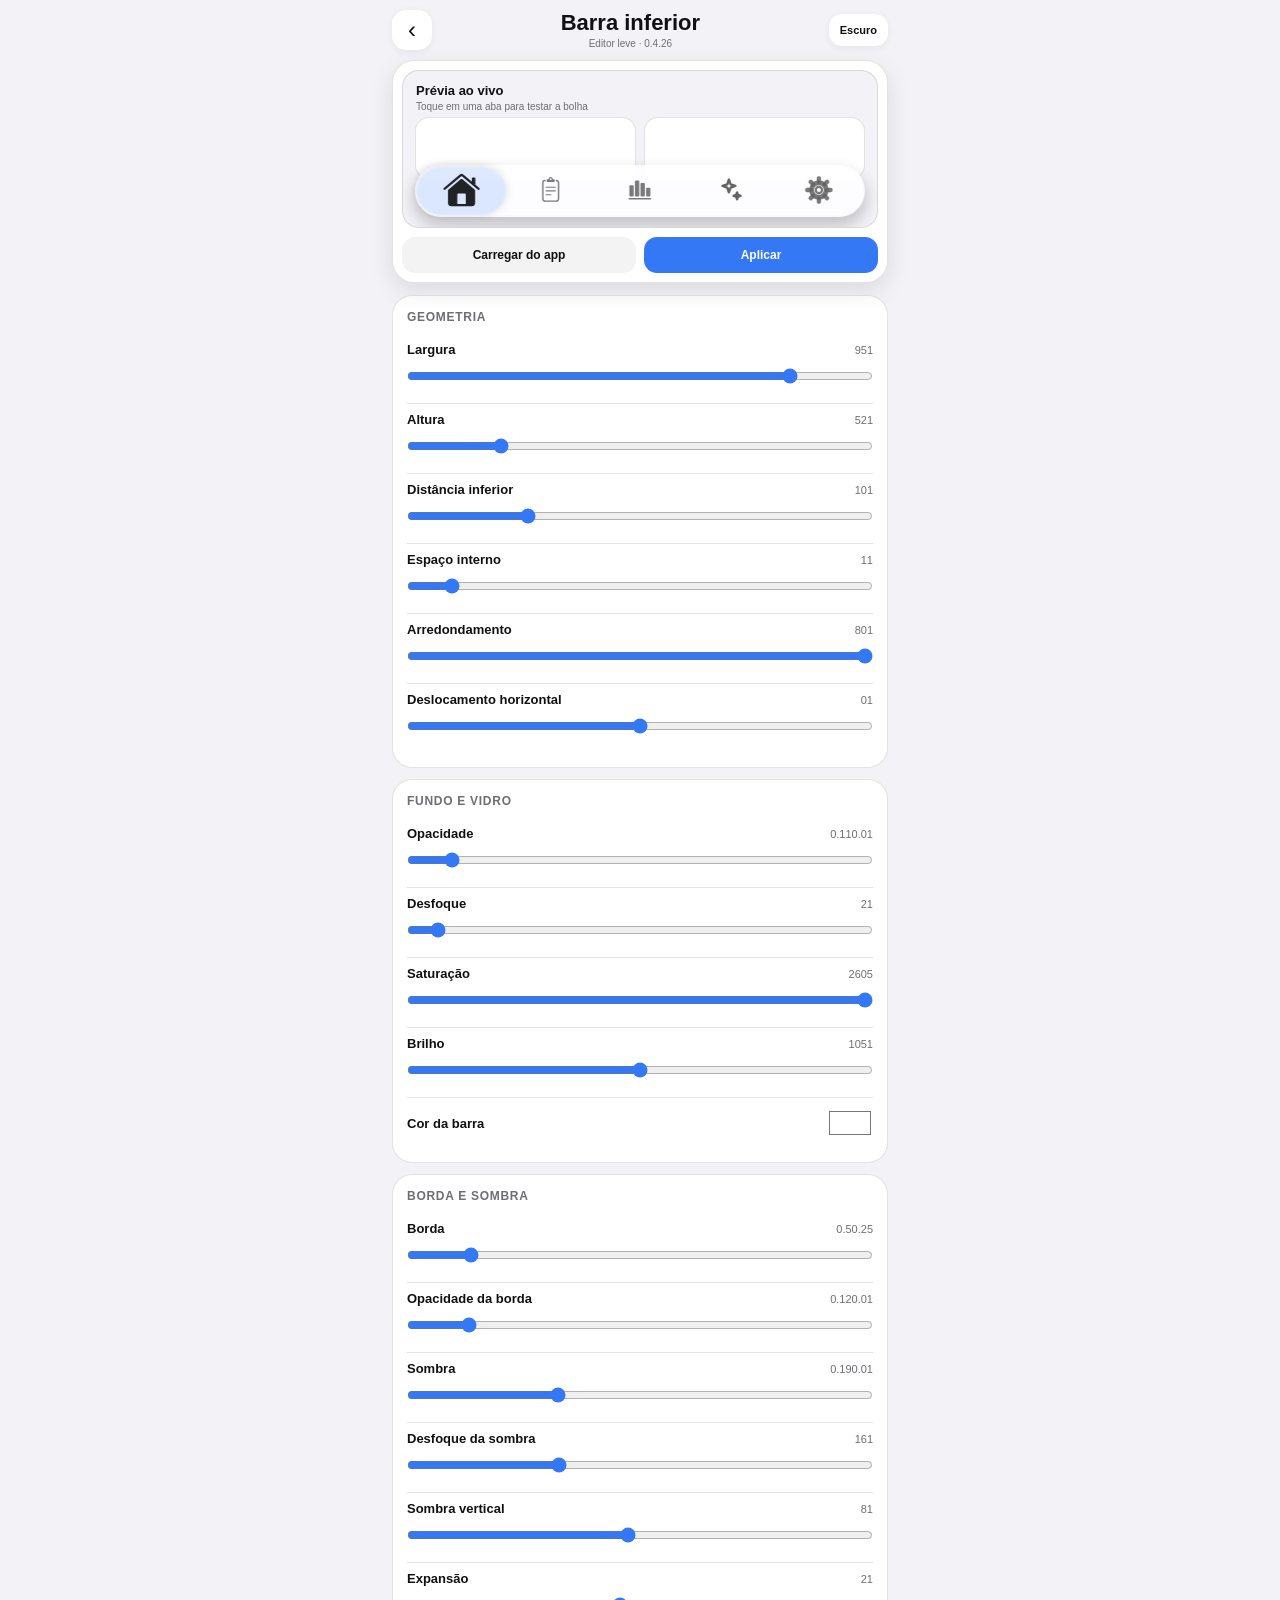
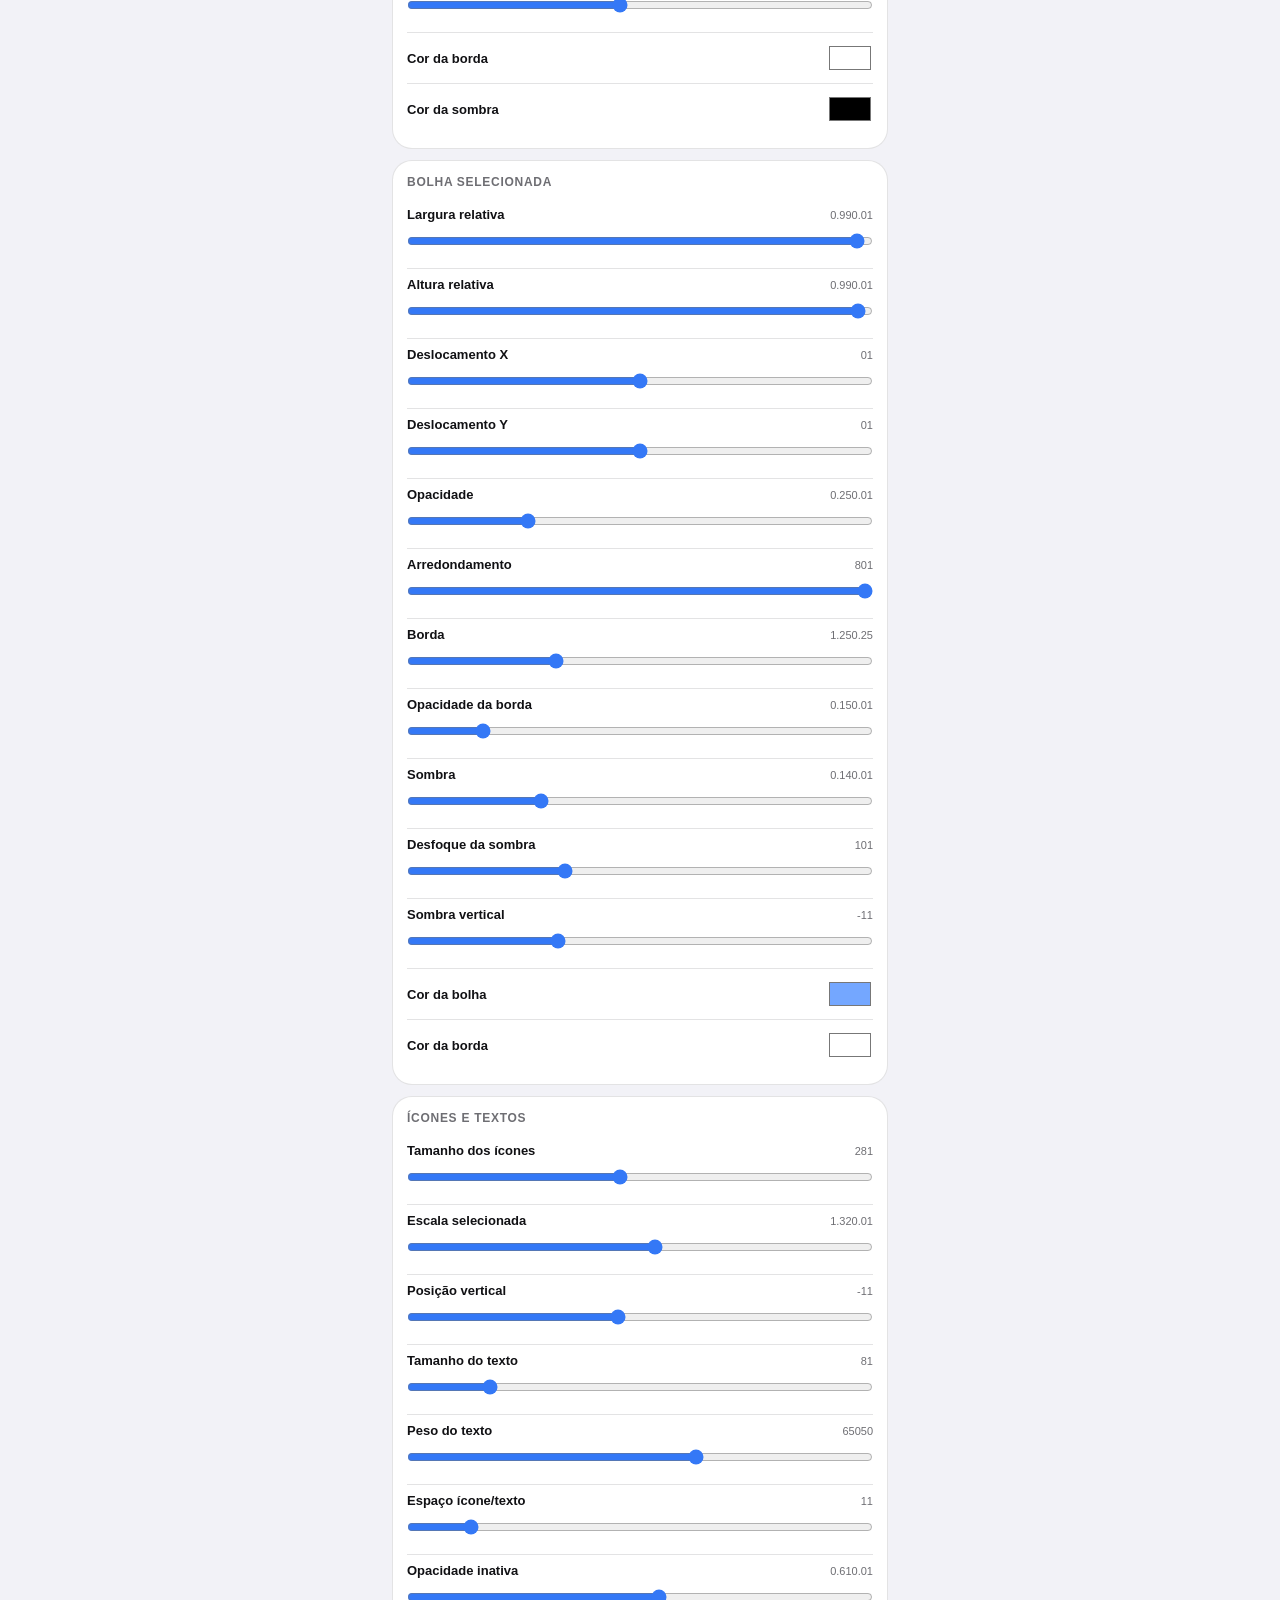
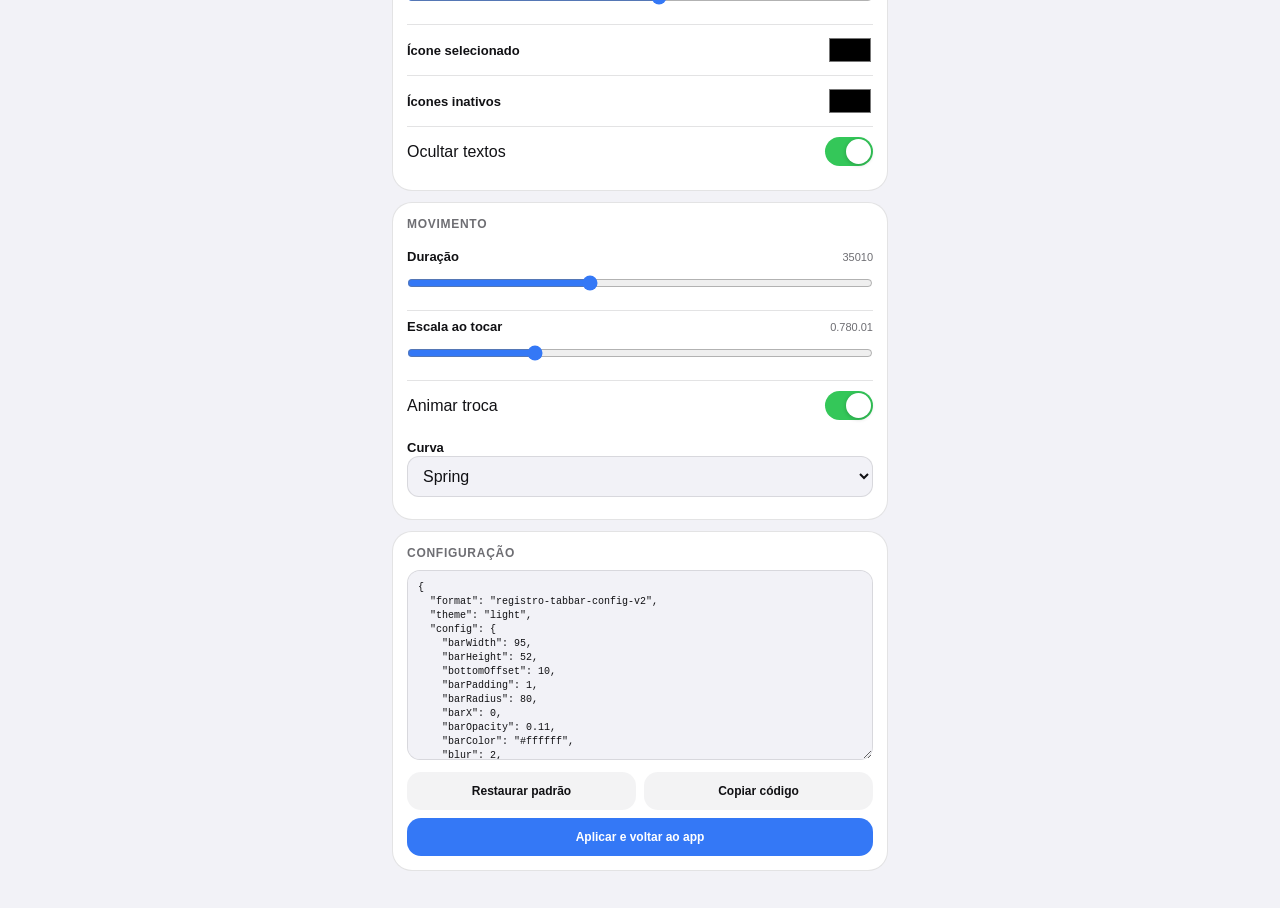
<file: tabbar-editor.html>
<!doctype html><html lang="pt-BR"><head><meta charset="utf-8"><meta name="viewport" content="width=device-width,initial-scale=1,viewport-fit=cover"><title>Barra inferior</title><script>location.replace('./tabbar-lab.html')</script></head><body></body></html>
</file>
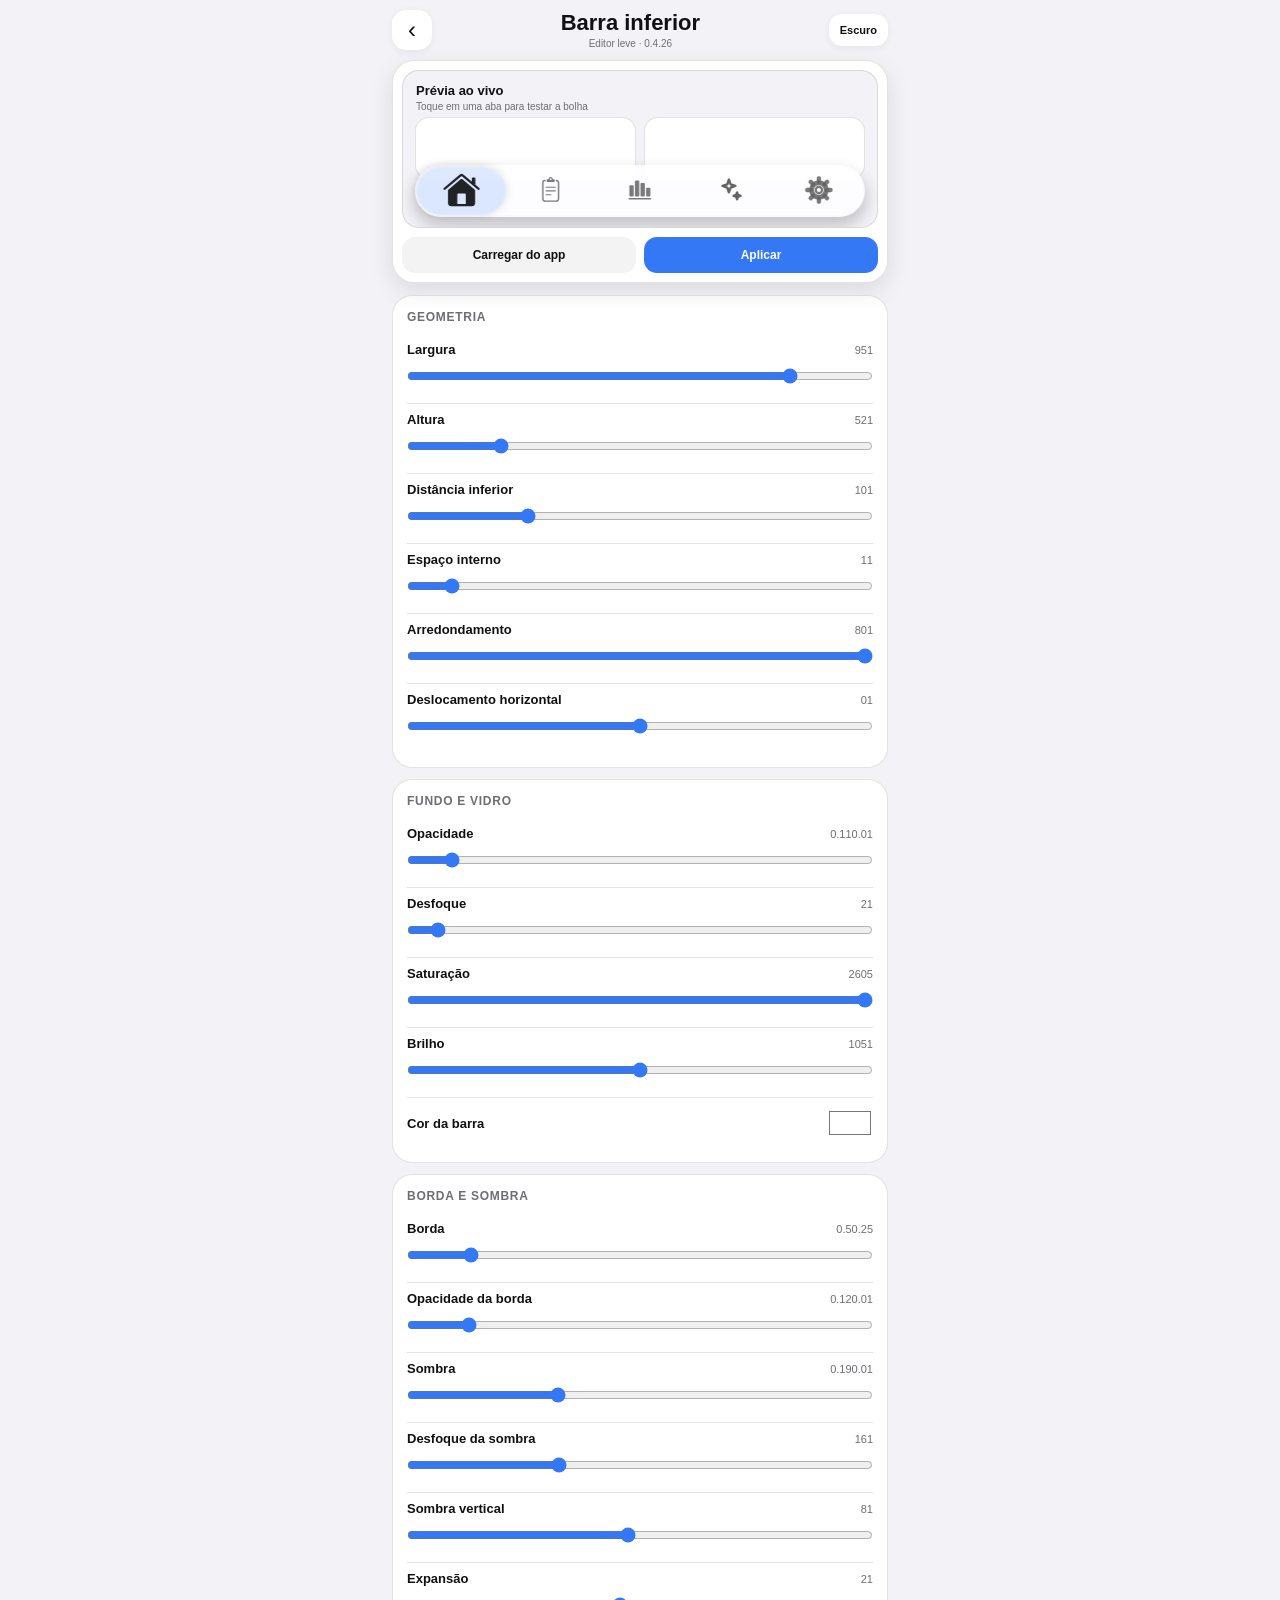
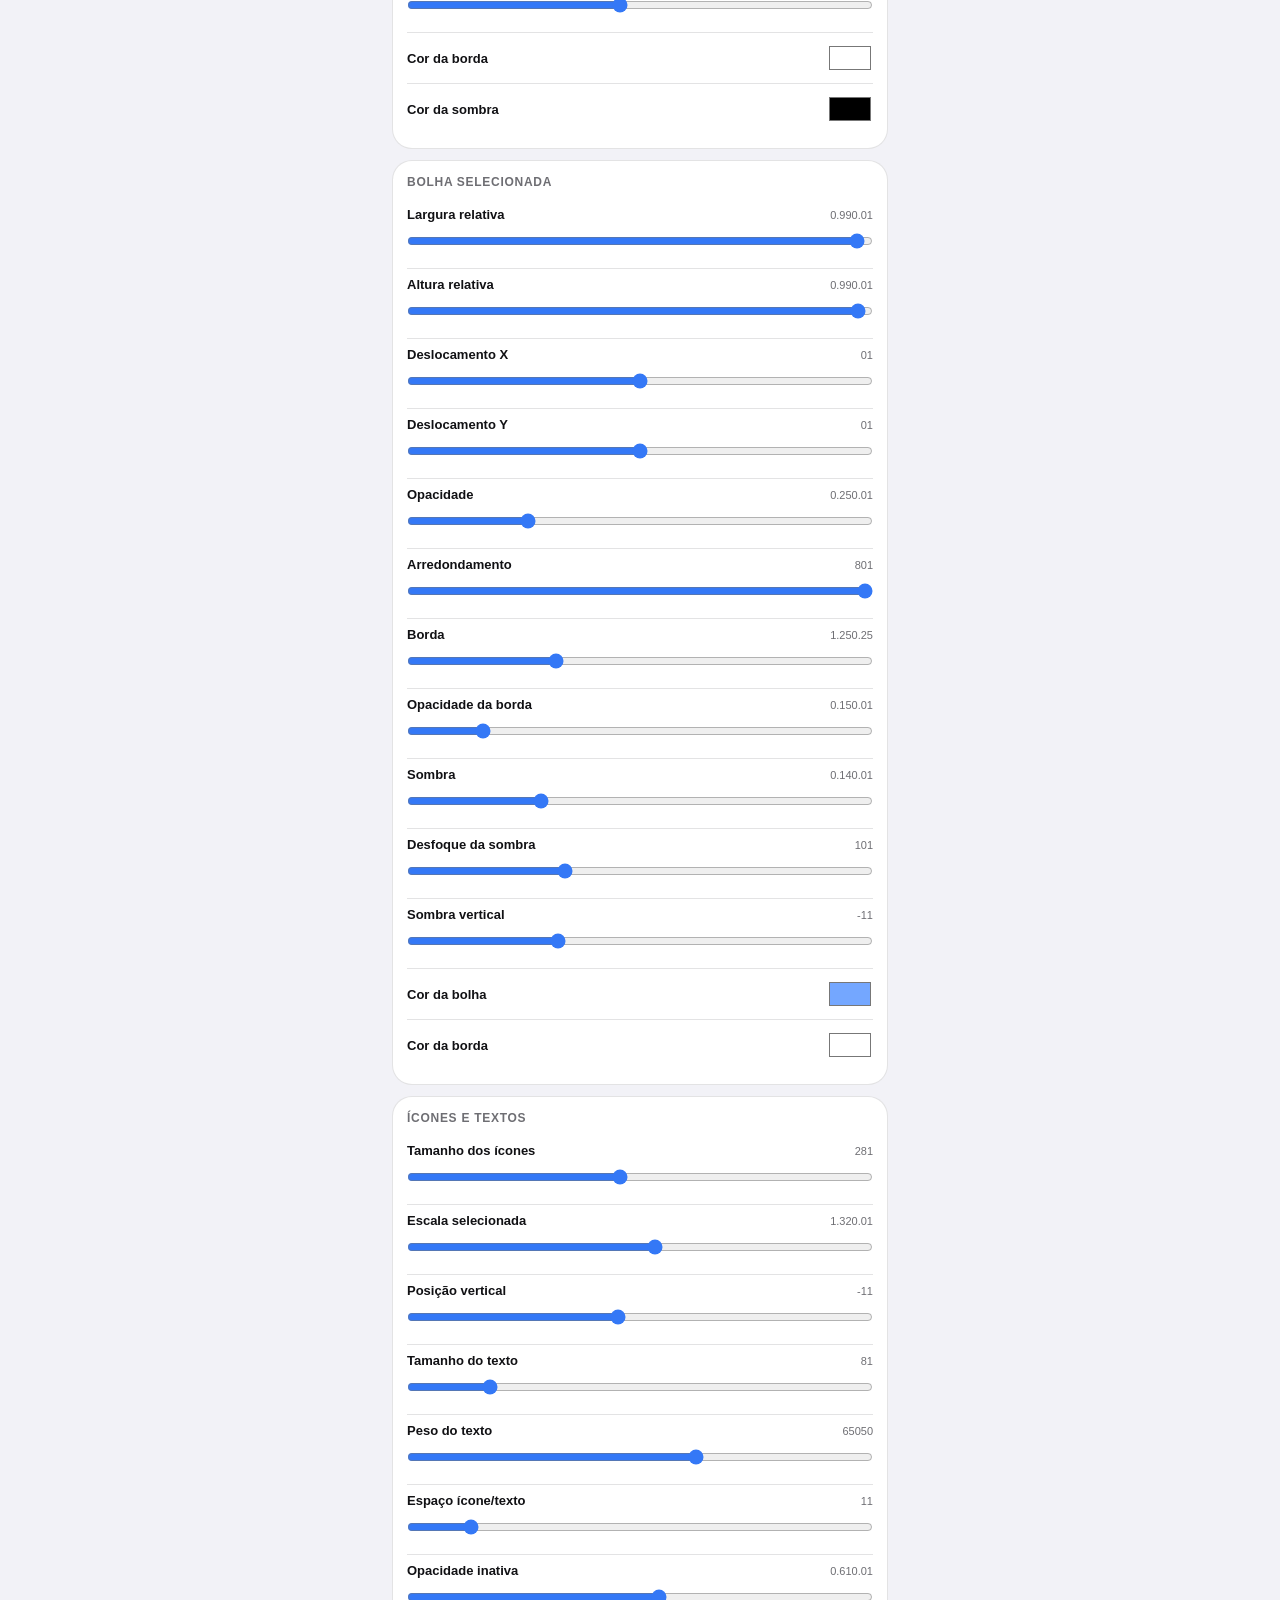
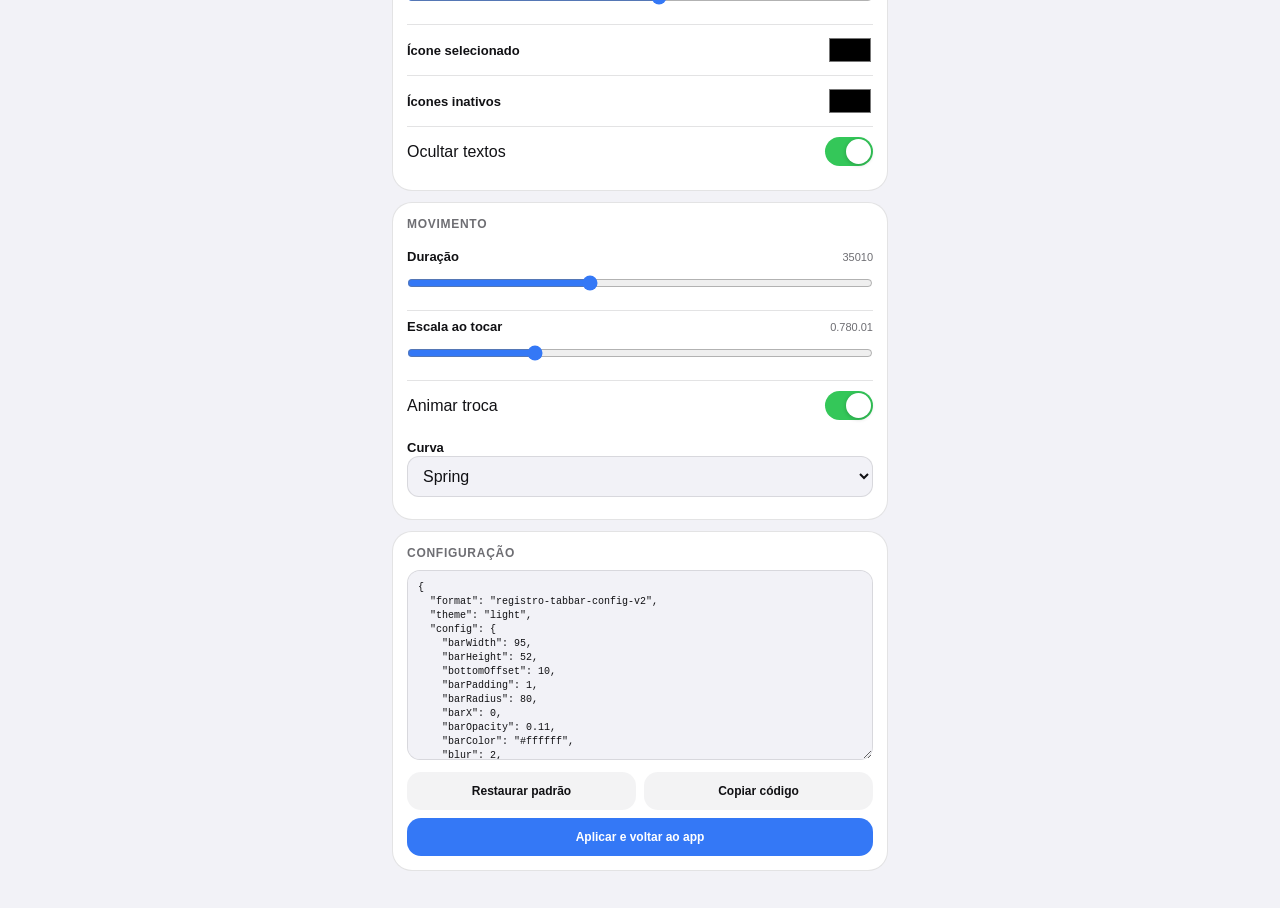
<file: tabbar-lab.html>
<!doctype html>
<html lang="pt-BR">
<head>
<meta charset="utf-8">
<meta name="viewport" content="width=device-width,initial-scale=1,viewport-fit=cover">
<meta name="theme-color" content="#f2f2f7">
<title>Laboratório da barra inferior</title>
<script src="./v04navicons.js?v=0.4.26"></script>
<style>
:root{--bg:#f2f2f7;--card:#fff;--surface:#fff;--text:#111114;--muted:#6e6e73;--line:rgba(60,60,67,.14);--accent:#3478f6;--soft:rgba(120,120,128,.09)}
*{box-sizing:border-box}html,body{margin:0;min-height:100%;background:var(--bg);color:var(--text);font-family:-apple-system,BlinkMacSystemFont,"SF Pro Text",sans-serif;-webkit-font-smoothing:antialiased}body.dark{--bg:#09090b;--card:#1c1c1e;--surface:#1c1c1e;--text:#f7f7fa;--muted:#a1a1a6;--line:rgba(255,255,255,.10);--soft:rgba(255,255,255,.07)}button,input,select{font:inherit}button{-webkit-tap-highlight-color:transparent}.app{width:min(100%,520px);margin:auto;padding:calc(10px + env(safe-area-inset-top)) 12px calc(26px + env(safe-area-inset-bottom))}.header{display:grid;grid-template-columns:auto 1fr auto;align-items:center;gap:10px;margin-bottom:10px}.header h1{font-size:22px;line-height:1.1;margin:0;text-align:center}.header small{display:block;font-size:10px;color:var(--muted);margin-top:3px;text-align:center}.round{width:40px;height:40px;border:0;border-radius:14px;background:var(--card);color:var(--text);font-size:24px;box-shadow:0 2px 9px rgba(0,0,0,.06)}.theme{border:0;border-radius:13px;background:var(--card);color:var(--text);padding:10px 11px;font-size:11px;font-weight:700;box-shadow:0 2px 9px rgba(0,0,0,.06)}.preview-card{position:sticky;top:calc(6px + env(safe-area-inset-top));z-index:20;background:var(--card);border:1px solid var(--line);border-radius:22px;padding:9px;margin-bottom:12px;box-shadow:0 8px 24px rgba(0,0,0,.10)}.preview{height:158px;position:relative;overflow:hidden;border-radius:17px;background:var(--bg);border:1px solid var(--line)}.preview-copy{position:absolute;left:13px;top:12px}.preview-copy strong{display:block;font-size:13px}.preview-copy small{display:block;color:var(--muted);font-size:10px;margin-top:3px}.fake{position:absolute;top:46px;left:12px;right:12px;display:grid;grid-template-columns:1fr 1fr;gap:8px}.fake div{height:62px;border-radius:14px;background:var(--surface);border:1px solid var(--line)}.bar{position:absolute;display:grid;z-index:3;isolation:isolate}.bubble{position:absolute;z-index:0;pointer-events:none}.tab{z-index:1;border:0;background:transparent;color:inherit;padding:0;min-width:0;display:flex;flex-direction:column;align-items:center;justify-content:center}.tab>span{display:grid;place-items:center;line-height:0}.tab svg{display:block;width:100%;height:100%;overflow:visible;fill:none;stroke:currentColor;stroke-width:2;stroke-linecap:round;stroke-linejoin:round}.tab small{line-height:1;white-space:nowrap;overflow:hidden;text-overflow:ellipsis;max-width:100%}.actions{display:grid;grid-template-columns:1fr 1fr;gap:8px;margin-top:9px}.actions button{border:0;border-radius:13px;padding:11px 9px;font-size:12px;font-weight:750}.secondary{background:var(--soft);color:var(--text)}.primary{background:var(--accent);color:white}.section{background:var(--card);border:1px solid var(--line);border-radius:20px;padding:14px;margin-bottom:11px}.section h2{font-size:12px;text-transform:uppercase;letter-spacing:.06em;color:var(--muted);margin:0 0 10px}.control{padding:8px 0;border-bottom:1px solid var(--line)}.control:last-child{border-bottom:0}.control-head{display:flex;align-items:center;justify-content:space-between;gap:10px;margin-bottom:4px}.control label{font-size:13px;font-weight:680}.value{font-size:11px;color:var(--muted);font-variant-numeric:tabular-nums}.control input[type=range]{width:100%;height:30px;margin:0;accent-color:var(--accent)}.color-control{display:flex;align-items:center;justify-content:space-between;gap:12px;padding:9px 0;border-bottom:1px solid var(--line)}.color-control:last-child{border-bottom:0}.color-control label{font-size:13px;font-weight:680}.color-control input{width:46px;height:32px;border:0;padding:0;background:transparent}.toggle{display:flex;align-items:center;justify-content:space-between;gap:12px;padding:10px 0}.switch{width:48px;height:29px;border:0;border-radius:999px;background:#8e8e93;padding:2px}.switch span{display:block;width:25px;height:25px;border-radius:50%;background:#fff;box-shadow:0 1px 4px rgba(0,0,0,.22);transition:transform .15s}.switch.on{background:#34c759}.switch.on span{transform:translateX(19px)}select{width:100%;border:1px solid var(--line);border-radius:12px;background:var(--bg);color:var(--text);padding:10px 11px}.code{width:100%;min-height:190px;border:1px solid var(--line);border-radius:13px;background:var(--bg);color:var(--text);font:10px/1.4 ui-monospace,SFMono-Regular,Menlo,monospace;padding:10px;resize:vertical}.footer-actions{display:grid;grid-template-columns:1fr 1fr;gap:8px}.footer-actions button{border:0;border-radius:14px;padding:12px;font-size:12px;font-weight:750}.wide{grid-column:1/-1}.toast{position:fixed;left:50%;bottom:calc(14px + env(safe-area-inset-bottom));z-index:50;transform:translate(-50%,10px);opacity:0;background:#1c1c1e;color:#fff;border-radius:12px;padding:9px 12px;font-size:11px;transition:.16s;pointer-events:none}.toast.show{opacity:1;transform:translate(-50%,0)}
@media(prefers-reduced-motion:reduce){*,*:before,*:after{transition:none!important;animation:none!important}}
</style>
</head>
<body>
<main class="app">
  <header class="header">
    <button class="round" id="backBtn" aria-label="Voltar">‹</button>
    <div><h1>Barra inferior</h1><small>Editor leve · 0.4.26</small></div>
    <button class="theme" id="themeBtn">Escuro</button>
  </header>

  <section class="preview-card">
    <div class="preview" id="preview">
      <div class="preview-copy"><strong>Prévia ao vivo</strong><small>Toque em uma aba para testar a bolha</small></div>
      <div class="fake"><div></div><div></div></div>
      <nav class="bar" id="bar" aria-label="Prévia da barra"><span class="bubble" id="bubble"></span></nav>
    </div>
    <div class="actions"><button class="secondary" id="reloadBtn">Carregar do app</button><button class="primary" id="applyBtn">Aplicar</button></div>
  </section>

  <section class="section"><h2>Geometria</h2><div id="geometry"></div></section>
  <section class="section"><h2>Fundo e vidro</h2><div id="backgroundControls"></div></section>
  <section class="section"><h2>Borda e sombra</h2><div id="shadowControls"></div></section>
  <section class="section"><h2>Bolha selecionada</h2><div id="bubbleControls"></div></section>
  <section class="section"><h2>Ícones e textos</h2><div id="itemControls"></div></section>
  <section class="section"><h2>Movimento</h2><div id="motionControls"></div></section>
  <section class="section">
    <h2>Configuração</h2>
    <textarea class="code" id="code" readonly></textarea>
    <div class="footer-actions" style="margin-top:8px">
      <button class="secondary" id="resetBtn">Restaurar padrão</button>
      <button class="secondary" id="copyBtn">Copiar código</button>
      <button class="primary wide" id="applyBackBtn">Aplicar e voltar ao app</button>
    </div>
  </section>
</main>
<div class="toast" id="toast"></div>
<script>
const SETTINGS_KEY='registro-settings-v2',PRESET='light-v2-20260830-1703';
const DARK={barWidth:95,barHeight:52,bottomOffset:10,barPadding:1,barRadius:80,barX:0,barOpacity:.11,barColor:'#ffffff',blur:2,saturation:260,brightness:105,barBorderWidth:.5,barBorderOpacity:.12,barBorderColor:'#ffffff',shadowOpacity:.19,shadowBlur:16,shadowY:8,shadowSpread:2,shadowColor:'#000000',bubbleWidth:.99,bubbleHeight:.99,bubbleX:0,bubbleY:0,bubbleOpacity:.5,bubbleColor:'#adadad',bubbleRadius:80,bubbleBorderWidth:1.25,bubbleBorderOpacity:.15,bubbleBorderColor:'#ffffff',bubbleShadowOpacity:.14,bubbleShadowBlur:10,bubbleShadowY:-1,iconSize:31,activeScale:1.32,iconY:-1,textSize:8,textWeight:650,itemGap:1,hideLabels:true,activeColor:'#000000',inactiveColor:'#ffffff',animateTabs:true,animationDuration:740,easing:'spring',pressScale:1,inactiveOpacity:.48};
const LIGHT={...DARK,bubbleOpacity:.25,bubbleColor:'#74a7ff',iconSize:28,activeColor:'#000000',inactiveColor:'#000000',animationDuration:350,pressScale:.78,inactiveOpacity:.61};
const CURVES={spring:'cubic-bezier(.18,1.35,.35,1)',ios:'cubic-bezier(.2,.8,.2,1)',snappy:'cubic-bezier(.22,.7,.2,1)',ease:'ease',linear:'linear'};
const TABS=[['home','Início'],['history','Histórico'],['chart','Análises'],['spark','Aprendizado'],['settings','Ajustes']];
const $=id=>document.getElementById(id);let theme='light',selected=0,state={},raf=0;
function settings(){try{return JSON.parse(localStorage.getItem(SETTINGS_KEY)||'{}')}catch{return{}}}
function base(){return theme==='dark'?DARK:LIGHT}
function rgba(hex,a){const n=parseInt(String(hex).replace('#',''),16)||0;return`rgba(${(n>>16)&255},${(n>>8)&255},${n&255},${a})`}
function toast(text){const t=$('toast');t.textContent=text;t.classList.add('show');clearTimeout(t._x);t._x=setTimeout(()=>t.classList.remove('show'),1100)}
function currentTheme(){const s=settings();if(s.theme==='dark'||s.theme==='light')return s.theme;return matchMedia('(prefers-color-scheme:dark)').matches?'dark':'light'}
function navIcon(key){const s=settings(),o=s.iconOverrides?.[key];if(o?.type==='svg'&&o.value){const m=String(o.value).replace(/<script[\s\S]*?<\/script>/gi,'').match(/<svg[^>]*>([\s\S]*?)<\/svg>/i);return m?m[1]:o.value}if(o?.type==='bank'&&window.REGISTRO_NAV_ICONS?.[o.value])return window.REGISTRO_NAV_ICONS[o.value];return window.REGISTRO_NAV_ICONS?.[key]||''}
function loadFromApp(nextTheme=theme){theme=nextTheme;const s=settings(),stored=s.tabBarStyles?.[theme]||{};state={...base(),...stored};document.body.classList.toggle('dark',theme==='dark');$('themeBtn').textContent=theme==='dark'?'Claro':'Escuro';buildTabs();buildControls();render();toast('Configuração carregada')}
function buildTabs(){const bar=$('bar');bar.innerHTML='<span class="bubble" id="bubble"></span>';TABS.forEach(([key,label],i)=>{const b=document.createElement('button');b.className='tab';b.type='button';b.innerHTML=`<span><svg viewBox="0 0 24 24" aria-hidden="true">${navIcon(key)}</svg></span><small>${label}</small>`;b.onclick=()=>{selected=i;schedule()};bar.appendChild(b)})}
const groups={
geometry:[['barWidth','Largura',70,100,1,'%'],['barHeight','Altura',44,86,1,'px'],['bottomOffset','Distância inferior',2,34,1,'px'],['barPadding','Espaço interno',0,12,1,'px'],['barRadius','Arredondamento',12,80,1,'px'],['barX','Deslocamento horizontal',-20,20,1,'px']],
backgroundControls:[['barOpacity','Opacidade',.03,1,.01,''],['blur','Desfoque',0,40,1,'px'],['saturation','Saturação',50,260,5,'%'],['brightness','Brilho',60,150,1,'%']],
shadowControls:[['barBorderWidth','Borda',0,4,.25,'px'],['barBorderOpacity','Opacidade da borda',0,1,.01,''],['shadowOpacity','Sombra',0,.6,.01,''],['shadowBlur','Desfoque da sombra',0,50,1,'px'],['shadowY','Sombra vertical',-10,28,1,'px'],['shadowSpread','Expansão',-8,14,1,'px']],
bubbleControls:[['bubbleWidth','Largura relativa',.4,1,.01,''],['bubbleHeight','Altura relativa',.35,1,.01,''],['bubbleX','Deslocamento X',-12,12,1,'px'],['bubbleY','Deslocamento Y',-12,12,1,'px'],['bubbleOpacity','Opacidade',0,1,.01,''],['bubbleRadius','Arredondamento',8,80,1,'px'],['bubbleBorderWidth','Borda',0,4,.25,'px'],['bubbleBorderOpacity','Opacidade da borda',0,1,.01,''],['bubbleShadowOpacity','Sombra',0,.5,.01,''],['bubbleShadowBlur','Desfoque da sombra',0,30,1,'px'],['bubbleShadowY','Sombra vertical',-8,14,1,'px']],
itemControls:[['iconSize','Tamanho dos ícones',18,40,1,'px'],['activeScale','Escala selecionada',1,1.6,.01,'×'],['iconY','Posição vertical',-10,10,1,'px'],['textSize','Tamanho do texto',7,13,1,'px'],['textWeight','Peso do texto',400,800,50,''],['itemGap','Espaço ícone/texto',0,8,1,'px'],['inactiveOpacity','Opacidade inativa',.15,1,.01,'']],
motionControls:[['animationDuration','Duração',0,900,10,'ms'],['pressScale','Escala ao tocar',.7,1,.01,'×']]
};
function rangeHTML(key,label,min,max,step,unit){return`<div class="control"><div class="control-head"><label for="${key}">${label}</label><span class="value" id="v-${key}"></span></div><input id="${key}" data-key="${key}" type="range" min="${min}" max="${max}" step="${step}"></div>`}
function buildControls(){Object.entries(groups).forEach(([id,defs])=>{$(id).innerHTML=defs.map(d=>rangeHTML(...d)).join('')});$('backgroundControls').insertAdjacentHTML('beforeend',colorHTML('barColor','Cor da barra'));$('shadowControls').insertAdjacentHTML('beforeend',colorHTML('barBorderColor','Cor da borda')+colorHTML('shadowColor','Cor da sombra'));$('bubbleControls').insertAdjacentHTML('beforeend',colorHTML('bubbleColor','Cor da bolha')+colorHTML('bubbleBorderColor','Cor da borda'));$('itemControls').insertAdjacentHTML('beforeend',colorHTML('activeColor','Ícone selecionado')+colorHTML('inactiveColor','Ícones inativos')+toggleHTML('hideLabels','Ocultar textos'));$('motionControls').insertAdjacentHTML('beforeend',toggleHTML('animateTabs','Animar troca')+'<div class="control"><label for="easing">Curva</label><select id="easing"><option value="spring">Spring</option><option value="ios">iOS suave</option><option value="snappy">Rápida</option><option value="ease">Ease</option><option value="linear">Linear</option></select></div>');document.querySelectorAll('[data-key]').forEach(el=>{const key=el.dataset.key;el.value=state[key];el.oninput=()=>{state[key]=Number(el.value);schedule()}});document.querySelectorAll('[data-color]').forEach(el=>{const key=el.dataset.color;el.value=state[key];el.oninput=()=>{state[key]=el.value;schedule()}});document.querySelectorAll('[data-toggle]').forEach(el=>{const key=el.dataset.toggle;el.classList.toggle('on',!!state[key]);el.onclick=()=>{state[key]=!state[key];el.classList.toggle('on',!!state[key]);schedule()}});$('easing').value=state.easing||'spring';$('easing').onchange=()=>{state.easing=$('easing').value;schedule()}}
function colorHTML(key,label){return`<div class="color-control"><label for="${key}">${label}</label><input id="${key}" data-color="${key}" type="color"></div>`}
function toggleHTML(key,label){return`<div class="toggle"><label>${label}</label><button type="button" class="switch" data-toggle="${key}" aria-label="${label}"><span></span></button></div>`}
function schedule(){cancelAnimationFrame(raf);raf=requestAnimationFrame(render)}
function render(){const preview=$('preview'),bar=$('bar'),bubble=$('bubble'),tabs=[...bar.querySelectorAll('.tab')],count=tabs.length,curve=CURVES[state.easing]||CURVES.spring,dur=state.animateTabs?state.animationDuration:0;bar.style.width=`${Math.min(98,state.barWidth)}%`;bar.style.height=`${state.barHeight}px`;bar.style.left='50%';bar.style.bottom=`${Math.max(2,state.bottomOffset)}px`;bar.style.padding=`${state.barPadding}px`;bar.style.borderRadius=`${state.barRadius}px`;bar.style.transform=`translateX(calc(-50% + ${state.barX}px))`;bar.style.gridTemplateColumns=`repeat(${count},minmax(0,1fr))`;bar.style.background=rgba(state.barColor,state.barOpacity);bar.style.border=`${state.barBorderWidth}px solid ${rgba(state.barBorderColor,state.barBorderOpacity)}`;bar.style.backdropFilter=`blur(${state.blur}px) saturate(${state.saturation}%) brightness(${state.brightness}%)`;bar.style.webkitBackdropFilter=bar.style.backdropFilter;bar.style.boxShadow=`0 ${state.shadowY}px ${state.shadowBlur}px ${state.shadowSpread}px ${rgba(state.shadowColor,state.shadowOpacity)}`;requestAnimationFrame(()=>{const innerW=Math.max(0,bar.clientWidth-state.barPadding*2),innerH=Math.max(0,bar.clientHeight-state.barPadding*2),cell=innerW/count,w=cell*state.bubbleWidth,h=innerH*state.bubbleHeight,left=state.barPadding+selected*cell+(cell-w)/2+state.bubbleX,top=state.barPadding+(innerH-h)/2+state.bubbleY;bubble.style.left=`${left}px`;bubble.style.top=`${top}px`;bubble.style.width=`${w}px`;bubble.style.height=`${h}px`;bubble.style.borderRadius=`${state.bubbleRadius}px`;bubble.style.background=rgba(state.bubbleColor,state.bubbleOpacity);bubble.style.border=`${state.bubbleBorderWidth}px solid ${rgba(state.bubbleBorderColor,state.bubbleBorderOpacity)}`;bubble.style.boxShadow=`0 ${state.bubbleShadowY}px ${state.bubbleShadowBlur}px ${rgba('#000000',state.bubbleShadowOpacity)}`;bubble.style.transition=`left ${dur}ms ${curve},top ${dur}ms ${curve},width ${dur}ms ${curve},height ${dur}ms ${curve}`});tabs.forEach((t,i)=>{const active=i===selected,span=t.querySelector('span'),small=t.querySelector('small');t.style.color=active?state.activeColor:state.inactiveColor;t.style.opacity=String(active?1:state.inactiveOpacity);t.style.gap=state.hideLabels?'0':`${state.itemGap}px`;span.style.width=`${state.iconSize}px`;span.style.height=`${state.iconSize}px`;span.style.transform=`translateY(${state.iconY}px) scale(${active?state.activeScale:1})`;span.style.transition=`transform ${dur}ms ${curve}`;small.style.display=state.hideLabels?'none':'block';small.style.fontSize=`${state.textSize}px`;small.style.fontWeight=String(state.textWeight)});Object.entries(groups).flatMap(([,d])=>d).forEach(([key,,,,unit])=>{const v=$(`v-${key}`);if(v)v.textContent=`${state[key]}${unit}`});$('code').value=JSON.stringify({format:'registro-tabbar-config-v2',theme,config:state},null,2)}
function apply(){const s=settings();s.tabBarStyles=s.tabBarStyles||{};s.tabBarStyles[theme]={...state};s.hideTabLabels=!!state.hideLabels;s.tabBarPresetVersion=PRESET;localStorage.setItem(SETTINGS_KEY,JSON.stringify(s));toast(`Barra ${theme==='dark'?'escura':'clara'} salva`)}
function back(){if(document.referrer&&new URL(document.referrer).origin===location.origin)history.back();else location.href='./index.html'}
$('themeBtn').onclick=()=>loadFromApp(theme==='dark'?'light':'dark');$('reloadBtn').onclick=()=>loadFromApp(theme);$('applyBtn').onclick=apply;$('applyBackBtn').onclick=()=>{apply();setTimeout(back,120)};$('resetBtn').onclick=()=>{state={...base()};buildControls();render();toast('Padrão restaurado na prévia')};$('copyBtn').onclick=async()=>{try{await navigator.clipboard.writeText($('code').value);toast('Código copiado')}catch{$('code').select();document.execCommand('copy');toast('Código selecionado')}};$('backBtn').onclick=back;
window.addEventListener('pageshow',()=>{document.body.classList.toggle('dark',theme==='dark')});
loadFromApp(currentTheme());
</script>
</body>
</html>
</file>
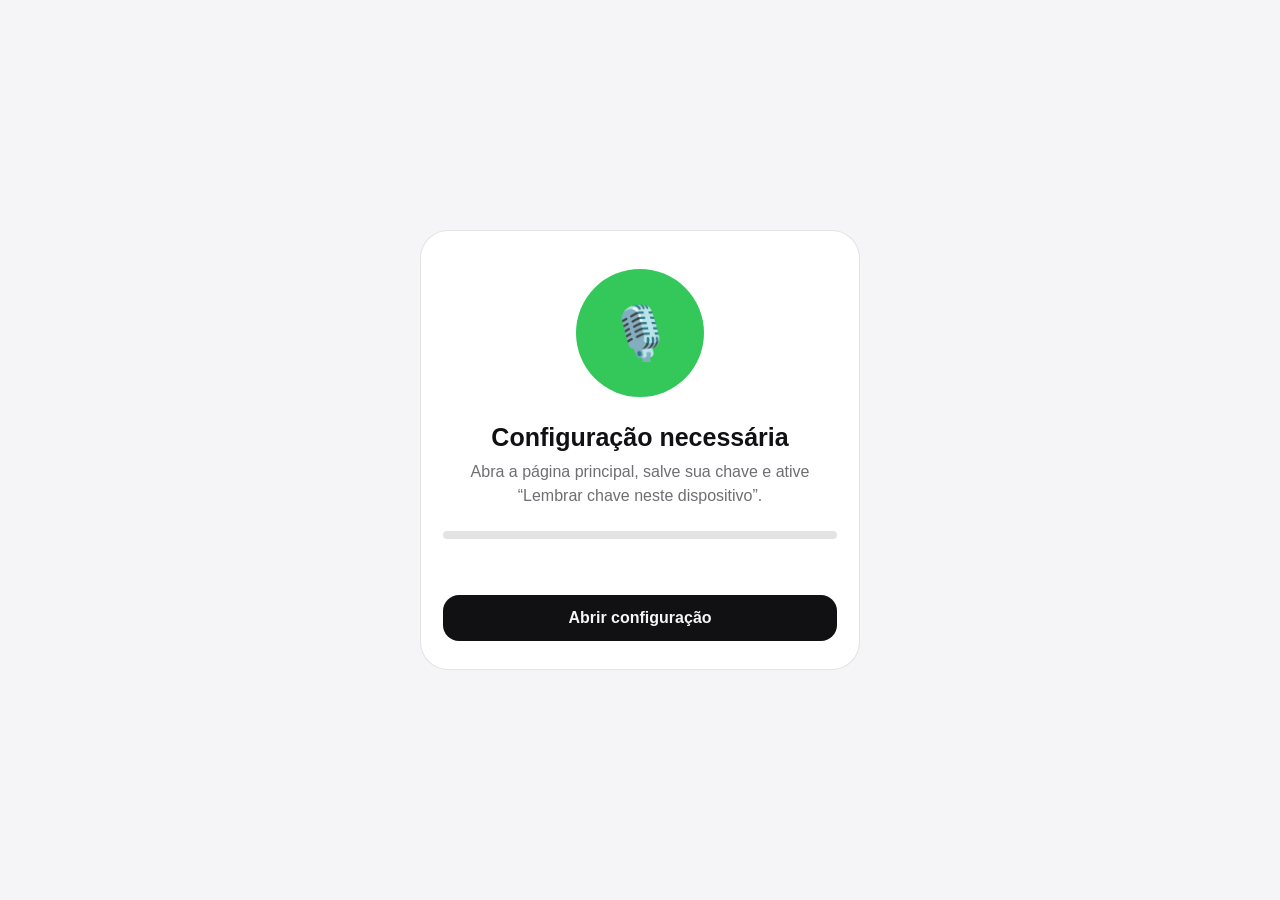
<file: voice-note/siri.html>
<!doctype html>
<html lang="pt-BR">
<head>
<meta charset="utf-8">
<meta name="viewport" content="width=device-width,initial-scale=1,viewport-fit=cover,user-scalable=no">
<meta name="theme-color" content="#f5f5f7">
<title>Anotar por Voz — Siri</title>
<style>
:root{color-scheme:light dark;--bg:#f5f5f7;--card:#fff;--text:#111114;--muted:#6e6e73;--line:rgba(60,60,67,.14);--green:#34c759;--red:#ff3b30}@media(prefers-color-scheme:dark){:root{--bg:#000;--card:#1c1c1e;--text:#f5f5f7;--muted:#98989d;--line:rgba(235,235,245,.14)}}*{box-sizing:border-box}html,body{margin:0;min-height:100%;background:var(--bg);color:var(--text);font-family:-apple-system,BlinkMacSystemFont,"SF Pro Text",sans-serif}body{min-height:100dvh;display:grid;place-items:center;padding:24px}.card{width:min(100%,440px);background:var(--card);border:1px solid var(--line);border-radius:28px;padding:28px 22px;text-align:center}.orb{width:128px;height:128px;margin:10px auto 26px;border-radius:50%;display:grid;place-items:center;background:var(--green);color:#fff;font-size:52px}.orb.live{background:var(--red)}h1{font-size:25px;margin:0 0 8px}p{margin:0;color:var(--muted);line-height:1.45}.meter{height:8px;background:var(--line);border-radius:999px;overflow:hidden;margin:24px 0 12px}.meter>div{height:100%;width:0;background:var(--green)}.timer{font-variant-numeric:tabular-nums;font-size:14px;color:var(--muted);min-height:22px}.btn{margin-top:22px;width:100%;border:0;border-radius:16px;padding:14px 16px;font:inherit;font-weight:650;background:var(--text);color:var(--bg)}.hidden{display:none}.error{color:var(--red)}
</style>
</head>
<body>
<section class="card">
<div id="orb" class="orb">🎙️</div>
<h1 id="status">Preparando…</h1>
<p id="detail">A gravação deve começar automaticamente.</p>
<div class="meter"><div id="meter"></div></div>
<div id="timer" class="timer"></div>
<button id="start" class="btn hidden">Começar gravação</button>
<button id="setup" class="btn hidden">Abrir configuração</button>
</section>
<script>
(()=>{'use strict';
const $=id=>document.getElementById(id),E={orb:$('orb'),status:$('status'),detail:$('detail'),meter:$('meter'),timer:$('timer'),start:$('start'),setup:$('setup')};
const KEY='voiceNote.apiKey',SIL='voiceNote.silenceSeconds',SENS='voiceNote.sensitivity',MODEL='voiceNote.model';
let stream,rec,ctx,an,raf,chunks=[],started=0,last=0,lastVoice=0,voiceAccum=0,voiceSeen=false,noise=.008,stopping=false;
const key=()=>localStorage.getItem(KEY)||'';
const cfg=()=>{const m=localStorage.getItem(SENS)||'normal';return m==='high'?{f:1.5,o:.003,min:.010}:m==='low'?{f:2.25,o:.006,min:.016}:{f:1.8,o:.004,min:.012}};
const mime=()=>['audio/mp4;codecs=mp4a.40.2','audio/mp4','audio/webm;codecs=opus','audio/webm'].find(t=>window.MediaRecorder&&MediaRecorder.isTypeSupported(t))||'';
function fail(msg){cleanup();E.status.textContent='Preciso de uma ação sua';E.detail.textContent=msg;E.detail.classList.add('error');E.start.classList.remove('hidden')}
function cleanup(){cancelAnimationFrame(raf);if(stream){stream.getTracks().forEach(t=>t.stop());stream=null}if(ctx){try{ctx.close()}catch(_){ }ctx=null}an=null}
async function begin(){E.start.classList.add('hidden');E.setup.classList.add('hidden');E.detail.classList.remove('error');if(!key()){E.status.textContent='Configuração necessária';E.detail.textContent='Abra a página principal, salve sua chave e ative “Lembrar chave neste dispositivo”.';E.setup.classList.remove('hidden');return}if(!navigator.mediaDevices?.getUserMedia||!window.MediaRecorder){fail('Abra pelo Safari no iPhone.');return}try{cleanup();chunks=[];stopping=false;stream=await navigator.mediaDevices.getUserMedia({audio:{channelCount:1,echoCancellation:true,noiseSuppression:true,autoGainControl:true}});ctx=new(window.AudioContext||window.webkitAudioContext)();await ctx.resume();const src=ctx.createMediaStreamSource(stream);an=ctx.createAnalyser();an.fftSize=2048;an.smoothingTimeConstant=.15;src.connect(an);const m=mime();rec=m?new MediaRecorder(stream,{mimeType:m,audioBitsPerSecond:64000}):new MediaRecorder(stream,{audioBitsPerSecond:64000});rec.ondataavailable=e=>{if(e.data?.size)chunks.push(e.data)};rec.onstop=transcribe;rec.start(250);started=performance.now();last=started;lastVoice=0;voiceAccum=0;voiceSeen=false;noise=.008;E.orb.classList.add('live');E.status.textContent='Ouvindo…';E.detail.textContent='Fale normalmente. A pausa longa encerra sozinha.';monitor()}catch(e){fail(String(e?.name).includes('NotAllowed')?'Permita o microfone para esta página. Depois toque em “Começar gravação”.':'Não consegui iniciar o microfone: '+(e?.message||e))}}
function monitor(){if(!an||!rec||rec.state!=='recording')return;const d=new Float32Array(an.fftSize);an.getFloatTimeDomainData(d);let sum=0;for(const x of d)sum+=x*x;const rms=Math.sqrt(sum/d.length),now=performance.now(),dt=Math.max(0,now-last);last=now;const c=cfg(),thr=Math.max(c.min,Math.min(.06,noise*c.f+c.o)),voice=rms>thr;if(!voiceSeen){if(voice){voiceAccum+=dt;if(voiceAccum>=120){voiceSeen=true;lastVoice=now;E.detail.textContent='Voz detectada.'}}else{voiceAccum=0;noise=Math.min(.03,noise*.94+rms*.06)}}else{if(voice)lastVoice=now;else noise=Math.min(.03,noise*.995+rms*.005);const s=Number(localStorage.getItem(SIL)||4),quiet=(now-lastVoice)/1000,left=Math.max(0,s-quiet);if(quiet>.35)E.detail.textContent='Pausa detectada · encerrando em '+left.toFixed(1).replace('.',',')+' s';else E.detail.textContent='Voz detectada.';if(quiet>=s){stop();return}}E.meter.style.width=Math.max(0,Math.min(100,(rms/Math.max(thr*2.2,.04))*100))+'%';E.timer.textContent='Gravando · '+((now-started)/1000).toFixed(1).replace('.',',')+' s';if(now-started>300000){stop();return}raf=requestAnimationFrame(monitor)}
function stop(){if(stopping||!rec||rec.state==='inactive')return;stopping=true;cancelAnimationFrame(raf);E.status.textContent='Transcrevendo…';E.detail.textContent='Enviando o áudio para a OpenAI.';try{rec.stop()}catch(_){}}
async function transcribe(){const type=rec?.mimeType||mime()||'audio/mp4',blob=new Blob(chunks,{type});cleanup();try{const ext=type.includes('webm')?'webm':'m4a',form=new FormData();form.append('file',blob,'anotacao.'+ext);form.append('model',localStorage.getItem(MODEL)||'gpt-transcribe');form.append('language','pt');const r=await fetch('https://api.openai.com/v1/audio/transcriptions',{method:'POST',headers:{Authorization:'Bearer '+key()},body:form});let j={};try{j=await r.json()}catch(_){ }if(!r.ok)throw new Error(j?.error?.message||'Erro HTTP '+r.status);const text=(j?.text||'').trim();if(!text)throw new Error('A OpenAI não retornou texto.');E.status.textContent='Salvando…';E.detail.textContent='Abrindo o atalho para adicionar à nota.';location.href='shortcuts://run-shortcut?name='+encodeURIComponent('Salvar Anotação por Voz')+'&input=text&text='+encodeURIComponent(text)}catch(e){fail('Falha na transcrição: '+(e?.message||e))}}
E.start.onclick=begin;E.setup.onclick=()=>location.href='./';
setTimeout(begin,350);
})();
</script>
</body>
</html>
</file>
<file: styles.css>
:root{color-scheme:light dark;--bg:#f5f5f7;--surface:#fff;--surface-2:#f2f2f7;--text:#111114;--secondary:#6e6e73;--tertiary:#8e8e93;--separator:rgba(60,60,67,.14);--accent:#7259d6;--accent-soft:#eeeaff;--accent-strong:#533ab7;--med:#2f8d5c;--sleep:#4a63b7;--buy:#b66d13;--danger:#d92d20;--shadow:0 10px 30px rgba(0,0,0,.07);--thin-shadow:0 2px 12px rgba(0,0,0,.05);--icon-size:1;--icon-stroke:2}html[data-theme="dark"]{color-scheme:dark;--bg:#000;--surface:#1c1c1e;--surface-2:#2c2c2e;--text:#f5f5f7;--secondary:#aeaeb2;--tertiary:#8e8e93;--separator:rgba(84,84,88,.55);--accent-soft:#2d2741;--accent-strong:#c9bfff;--shadow:0 10px 30px rgba(0,0,0,.28);--thin-shadow:0 2px 12px rgba(0,0,0,.24)}html[data-accent="blue"]{--accent:#3478f6;--accent-soft:#e8f0ff;--accent-strong:#1c55b5}html[data-theme="dark"][data-accent="blue"]{--accent-soft:#1e2d49;--accent-strong:#8ab4ff}html[data-accent="green"]{--accent:#31a266;--accent-soft:#e6f5ec;--accent-strong:#217347}html[data-theme="dark"][data-accent="green"]{--accent-soft:#1e3428;--accent-strong:#75d39b}html[data-icon-size="small"]{--icon-size:.88}html[data-icon-size="large"]{--icon-size:1.14}html[data-icon-weight="light"]{--icon-stroke:1.65}html[data-icon-weight="bold"]{--icon-stroke:2.55}@media(prefers-color-scheme:dark){html[data-theme="system"]{color-scheme:dark;--bg:#000;--surface:#1c1c1e;--surface-2:#2c2c2e;--text:#f5f5f7;--secondary:#aeaeb2;--tertiary:#8e8e93;--separator:rgba(84,84,88,.55);--accent-soft:#2d2741;--accent-strong:#c9bfff;--shadow:0 10px 30px rgba(0,0,0,.28);--thin-shadow:0 2px 12px rgba(0,0,0,.24)}html[data-theme="system"][data-accent="blue"]{--accent-soft:#1e2d49;--accent-strong:#8ab4ff}html[data-theme="system"][data-accent="green"]{--accent-soft:#1e3428;--accent-strong:#75d39b}}*{box-sizing:border-box}html,body{margin:0;min-height:100%;background:var(--bg)}body{color:var(--text);font-family:-apple-system,BlinkMacSystemFont,"SF Pro Text","Segoe UI",sans-serif;-webkit-font-smoothing:antialiased}button,input,textarea,select{font:inherit}button{-webkit-tap-highlight-color:transparent}.app-shell{width:min(100%,480px);min-height:100dvh;margin:0 auto}.content{padding:calc(18px + env(safe-area-inset-top)) 16px calc(112px + env(safe-area-inset-bottom))}.view{display:none}.view.active{display:block}.page-header{display:flex;justify-content:space-between;align-items:flex-start;margin:0 2px 20px}.eyebrow{margin:0 0 5px;color:var(--secondary);font-size:13px;font-weight:650;letter-spacing:.01em}h1{margin:0;font-size:32px;line-height:1.02;letter-spacing:-.032em}h2{margin:0;font-size:20px;line-height:1.2;letter-spacing:-.018em}.round-button{border:0;background:var(--surface);color:var(--text);width:40px;height:40px;border-radius:14px;font-size:20px;font-weight:700;box-shadow:var(--thin-shadow)}.summary-card,.analysis-card,.settings-card,.notice-card{background:var(--surface);border-radius:22px;box-shadow:var(--shadow)}.summary-card{padding:18px;margin-bottom:26px}.card-heading-row{display:flex;justify-content:space-between;align-items:flex-start;margin-bottom:12px}.section-kicker{margin:0 0 4px;color:var(--secondary);font-size:11px;font-weight:800;letter-spacing:.08em}.summary-list{display:flex;flex-direction:column}.summary-row{display:grid;grid-template-columns:28px minmax(0,1fr) auto;align-items:center;gap:10px;min-height:42px}.summary-row+.summary-row{border-top:1px solid var(--separator)}.summary-row-icon{width:24px;height:24px;display:grid;place-items:center;color:var(--secondary)}.summary-row-icon svg{width:19px;height:19px}.summary-row-label{font-size:15px;font-weight:620}.summary-row-value{font-size:14px;color:var(--secondary);font-weight:650;text-align:right}.section-title-row{display:flex;align-items:flex-end;justify-content:space-between;margin:0 2px 12px}.action-section{margin-bottom:0}.action-grid{display:grid;grid-template-columns:repeat(3,minmax(0,1fr));gap:10px}.action-card{border:0;background:var(--surface);color:var(--text);border-radius:20px;box-shadow:var(--shadow);min-width:0}.primary-action{grid-column:1/-1;min-height:98px;padding:16px 18px;display:grid;grid-template-columns:44px 1fr 32px;align-items:center;gap:12px;text-align:left;background:var(--accent-soft);border:1px solid color-mix(in srgb,var(--accent) 26%,transparent)}.primary-action .action-copy{display:flex;flex-direction:column;min-width:0}.primary-action strong{font-size:18px;color:var(--accent-strong)}.primary-action small{margin-top:3px;color:var(--secondary);font-size:12px}.action-plus{justify-self:end;color:var(--accent);font-size:27px;font-weight:420}.compact-action{min-height:92px;padding:13px 7px 12px;display:flex;flex-direction:column;align-items:center;justify-content:center;gap:9px;text-align:center}.compact-action strong{font-size:12.5px;line-height:1.2;white-space:nowrap}.action-icon{display:grid;place-items:center;width:32px;height:32px}.action-icon svg{width:calc(26px * var(--icon-size));height:calc(26px * var(--icon-size))}.primary-action .action-icon{color:var(--accent)}.med-action .action-icon{color:var(--med)}.sleep-action .action-icon{color:var(--sleep)}.buy-action .action-icon{color:var(--buy)}.section-divider{height:1px;background:var(--separator);margin-bottom:22px}.recent-section{margin-top:30px}.link-button{border:0;background:transparent;color:var(--accent);font-weight:700;font-size:14px;padding:6px 0}.timeline,.history-list{display:flex;flex-direction:column;gap:9px}.timeline-item{display:grid;grid-template-columns:48px minmax(0,1fr) 28px;gap:10px;background:var(--surface);border-radius:18px;padding:13px 12px 13px 14px;box-shadow:var(--thin-shadow);align-items:start}.timeline-time{font-size:12px;color:var(--secondary);font-variant-numeric:tabular-nums;padding-top:2px}.timeline-kind{font-size:10px;font-weight:850;letter-spacing:.065em;margin-bottom:4px}.kind-note{color:var(--accent)}.kind-medication{color:var(--med)}.kind-sleep{color:var(--sleep)}.kind-purchase{color:var(--buy)}.timeline-title{font-size:14.5px;line-height:1.35;overflow-wrap:anywhere}.timeline-meta{margin-top:4px;color:var(--secondary);font-size:11.5px;line-height:1.35}.item-menu{border:0;background:transparent;color:var(--tertiary);font-size:16px;padding:0}.empty-state{background:var(--surface);border-radius:18px;padding:22px;color:var(--secondary);text-align:center;box-shadow:var(--thin-shadow);font-size:14px}.hidden{display:none!important}.filter-scroll{display:flex;gap:8px;overflow-x:auto;padding:0 1px 10px;margin:0 0 4px;scrollbar-width:none}.filter-scroll::-webkit-scrollbar{display:none}.filter-chip{flex:0 0 auto;border:0;border-radius:999px;padding:9px 13px;background:var(--surface);color:var(--secondary);font-size:13px;font-weight:700;box-shadow:var(--thin-shadow)}.filter-chip.selected{background:var(--accent);color:#fff}.history-day{margin:20px 2px 8px;color:var(--secondary);font-size:13px;font-weight:750}.notice-card{display:grid;grid-template-columns:34px 1fr;gap:11px;padding:15px;margin-bottom:14px}.notice-icon{color:var(--accent);padding-top:1px}.notice-icon svg{width:24px;height:24px}.notice-card strong{font-size:14px}.notice-card p{margin:4px 0 0;color:var(--secondary);font-size:12px;line-height:1.42}.analysis-card{padding:17px;margin-bottom:12px}.prominent-analysis{background:linear-gradient(180deg,var(--accent-soft),var(--surface) 72%)}.analysis-card>h2{margin-bottom:12px}.analysis-title{display:flex;align-items:center;gap:9px;margin-bottom:12px}.analysis-title>span{color:var(--accent);display:grid}.analysis-title svg{width:21px;height:21px}.analysis-stack{display:flex;flex-direction:column;gap:9px}.analysis-row{padding:11px 12px;border-radius:14px;background:var(--surface-2)}.analysis-row strong{display:block;font-size:13px}.analysis-row span,.analysis-row p{display:block;margin:3px 0 0;color:var(--secondary);font-size:12px;line-height:1.4}.metric-grid{display:grid;grid-template-columns:1fr 1fr;gap:9px}.metric{background:var(--surface-2);border-radius:15px;padding:12px}.metric strong{display:block;font-size:20px;letter-spacing:-.02em}.metric span{display:block;margin-top:3px;color:var(--secondary);font-size:11px}.settings-group{margin-bottom:24px}.settings-group>h2{font-size:14px;color:var(--secondary);margin:0 4px 8px;letter-spacing:0}.settings-card{overflow:hidden}.setting-block{padding:15px}.setting-label{display:flex;flex-direction:column;gap:3px;margin-bottom:11px}.setting-label strong{font-size:15px}.setting-label small{font-size:11.5px;color:var(--secondary)}.setting-separator{height:1px;background:var(--separator)}.setting-separator.inset{margin-left:54px}.segmented{display:grid;grid-auto-flow:column;grid-auto-columns:1fr;background:var(--surface-2);border-radius:11px;padding:2px}.segmented button{border:0;background:transparent;color:var(--secondary);border-radius:9px;padding:8px 6px;font-size:12px;font-weight:700}.segmented button.selected{background:var(--surface);color:var(--text);box-shadow:0 1px 4px rgba(0,0,0,.12)}.accent-options{display:flex;gap:12px}.accent-options button{width:31px;height:31px;border-radius:50%;border:3px solid var(--surface);box-shadow:0 0 0 1px var(--separator)}.accent-options button[data-accent="violet"]{background:#7259d6}.accent-options button[data-accent="blue"]{background:#3478f6}.accent-options button[data-accent="green"]{background:#31a266}.accent-options button.selected{box-shadow:0 0 0 2px var(--text)}.list-card{box-shadow:var(--thin-shadow)}.settings-row{width:100%;border:0;background:transparent;color:var(--text);display:grid;grid-template-columns:34px minmax(0,1fr) 18px;gap:10px;align-items:center;padding:13px 14px;text-align:left}.settings-row>span:nth-child(2),.settings-row>span:first-child:not(.settings-row-icon){display:flex;flex-direction:column;gap:2px}.settings-row strong{font-size:14px}.settings-row small{font-size:11.5px;color:var(--secondary);line-height:1.35}.settings-row-icon{display:grid;place-items:center;color:var(--accent)}.settings-row-icon svg{width:22px;height:22px}.health-icon{color:#e5484d}.chevron{color:var(--tertiary);font-size:24px;font-weight:300;line-height:1}.danger-row strong{color:var(--danger)}.group-footnote{margin:7px 6px 0;color:var(--secondary);font-size:10.5px;line-height:1.4}.info-card{padding:4px 14px}.info-card>div{display:flex;justify-content:space-between;gap:12px;padding:12px 0;font-size:13px}.info-card>div+div{border-top:1px solid var(--separator)}.info-card span{color:var(--secondary)}.info-card strong{text-align:right}.about-group{margin-bottom:0}.tab-bar{position:fixed;z-index:30;left:50%;bottom:calc(10px + env(safe-area-inset-bottom));transform:translateX(-50%);width:min(calc(100% - 24px),456px);height:72px;padding:7px 8px;display:grid;grid-template-columns:repeat(4,1fr);gap:3px;border:1px solid var(--separator);border-radius:26px;background:color-mix(in srgb,var(--surface) 80%,transparent);backdrop-filter:blur(24px) saturate(160%);-webkit-backdrop-filter:blur(24px) saturate(160%);box-shadow:0 10px 34px rgba(0,0,0,.16)}.tab-item{border:0;background:transparent;color:var(--secondary);border-radius:19px;display:flex;flex-direction:column;align-items:center;justify-content:center;gap:3px}.tab-item>span{display:grid}.tab-item svg{width:calc(22px * var(--icon-size));height:calc(22px * var(--icon-size))}.tab-item small{font-size:9.5px;font-weight:650}.tab-item.selected{background:var(--surface-2);color:var(--accent)}.backdrop{position:fixed;z-index:60;inset:0;display:none;align-items:flex-end;justify-content:center;background:rgba(0,0,0,.36)}.backdrop.open{display:flex}.sheet{width:min(100%,480px);max-height:92dvh;overflow:auto;background:var(--surface);border-radius:28px 28px 0 0;padding:10px 16px calc(20px + env(safe-area-inset-bottom));box-shadow:0 -16px 44px rgba(0,0,0,.22)}.grabber{width:42px;height:5px;border-radius:999px;background:var(--separator);margin:1px auto 11px}.sheet-header{display:flex;align-items:center;justify-content:space-between;margin-bottom:6px}.sheet-header h2{font-size:21px}.sheet-close{box-shadow:none;background:var(--surface-2);font-size:24px;font-weight:400}.field{margin-top:13px}.field label{display:block;margin:0 2px 6px;color:var(--secondary);font-size:11.5px;font-weight:700}.field input,.field textarea,.field select{display:block;width:100%;max-width:100%;min-width:0;border:1px solid var(--separator);border-radius:14px;padding:12px 13px;background:var(--surface-2);color:var(--text);outline:none;-webkit-appearance:none;appearance:none}.field textarea{min-height:108px;resize:vertical}.field input:focus,.field textarea:focus,.field select:focus{border-color:color-mix(in srgb,var(--accent) 65%,transparent);box-shadow:0 0 0 3px color-mix(in srgb,var(--accent) 14%,transparent)}.field-grid{display:grid;grid-template-columns:1fr 1fr;gap:10px}.date-row{display:grid;grid-template-columns:minmax(0,1fr) auto;gap:8px;align-items:center;width:100%}.date-row .date-input{width:100%;min-width:0;max-width:100%}.now-tag{align-self:center;border:0;border-radius:999px;padding:6px 9px;background:var(--accent-soft);color:var(--accent-strong);font-size:10px;font-weight:850;letter-spacing:.02em;white-space:nowrap}.voice-row{display:flex;align-items:center;gap:9px;margin-top:10px}.voice-button{border:0;border-radius:13px;padding:11px 13px;background:var(--surface-2);color:var(--text);font-weight:750}.voice-button.recording{background:var(--danger);color:#fff}.voice-status{color:var(--secondary);font-size:11px;line-height:1.35}.form-actions{display:grid;grid-template-columns:.8fr 1.2fr;gap:9px;margin-top:19px}.form-actions button{border:0;border-radius:14px;padding:13px;font-weight:800}.secondary-button{background:var(--surface-2);color:var(--text)}.primary-button{background:var(--accent);color:#fff}.helper{margin:8px 2px 0;color:var(--secondary);font-size:10.5px;line-height:1.42}.sheet-options{display:flex;flex-direction:column;margin-top:6px}.sheet-option{border:0;background:transparent;color:var(--text);text-align:left;padding:14px 3px;font-weight:650}.sheet-option+.sheet-option{border-top:1px solid var(--separator)}.sheet-option.danger{color:var(--danger)}.toast{position:fixed;z-index:90;left:50%;bottom:calc(94px + env(safe-area-inset-bottom));transform:translate(-50%,14px);opacity:0;pointer-events:none;background:rgba(24,24,27,.92);color:#fff;border-radius:13px;padding:10px 13px;font-size:12px;max-width:calc(100% - 32px);transition:.18s}.toast.show{opacity:1;transform:translate(-50%,0)}audio{width:100%;height:34px;margin-top:7px}.svg-icon{fill:none;stroke:currentColor;stroke-width:var(--icon-stroke);stroke-linecap:round;stroke-linejoin:round}@media(max-width:360px){.compact-action strong{font-size:11.5px}.action-grid{gap:8px}.content{padding-left:13px;padding-right:13px}.field-grid{grid-template-columns:1fr}}
</file>
<file: enhancements.css>
.version-inline{display:inline-flex;align-items:center;margin-left:7px;padding:2px 6px;border-radius:999px;background:var(--surface-2);color:var(--secondary);font-size:9.5px;font-weight:800;letter-spacing:.02em;vertical-align:1px}.setting-inline{display:grid;grid-template-columns:minmax(0,1fr) auto;gap:14px;align-items:center;padding:15px}.setting-label.no-margin{margin-bottom:0}.switch-control{position:relative;width:49px;height:30px;border:0;border-radius:999px;background:var(--surface-2);padding:0;transition:.18s}.switch-control span{position:absolute;top:3px;left:3px;width:24px;height:24px;border-radius:50%;background:#fff;box-shadow:0 2px 6px rgba(0,0,0,.18);transition:.18s}.switch-control[aria-checked="true"]{background:var(--accent)}.switch-control[aria-checked="true"] span{transform:translateX(19px)}.three-wide button{font-size:11.5px}.backup-warning{display:grid;grid-template-columns:28px 1fr;gap:10px;align-items:start;margin:0 0 9px;padding:12px 13px;border-radius:16px;background:color-mix(in srgb,var(--buy) 10%,var(--surface));border:1px solid color-mix(in srgb,var(--buy) 22%,transparent)}.backup-warning>span{color:var(--buy);display:grid;place-items:center}.backup-warning svg{width:20px;height:20px}.backup-warning strong{display:block;font-size:12.5px}.backup-warning small{display:block;margin-top:2px;color:var(--secondary);font-size:10.5px;line-height:1.35}.setup-list{display:flex;flex-direction:column;gap:9px;margin-top:8px}.setup-step{display:grid;grid-template-columns:25px minmax(0,1fr);gap:10px;align-items:start;padding:11px 12px;background:var(--surface-2);border-radius:14px}.setup-step>span{display:grid;place-items:center;width:23px;height:23px;border-radius:50%;background:var(--accent);color:#fff;font-size:11px;font-weight:850}.setup-step strong{display:block;font-size:12.5px}.setup-step small{display:block;margin-top:3px;color:var(--secondary);font-size:10.5px;line-height:1.4}.code-box{margin-top:10px;padding:11px 12px;border-radius:13px;background:var(--surface-2);color:var(--secondary);font-family:ui-monospace,SFMono-Regular,Menlo,monospace;font-size:9.5px;line-height:1.45;overflow-wrap:anywhere}.source-banner{display:flex;align-items:center;gap:8px;margin:8px 0 3px;padding:9px 11px;border-radius:13px;background:color-mix(in srgb,#e5484d 9%,var(--surface));color:var(--secondary);font-size:11px}.source-banner strong{color:var(--text);font-size:11.5px}.import-choice{display:grid;gap:9px;margin-top:10px}.import-choice button{width:100%;border:0;border-radius:14px;padding:13px;text-align:left;background:var(--surface-2);color:var(--text)}.import-choice button strong{display:block;font-size:13px}.import-choice button small{display:block;margin-top:2px;color:var(--secondary);font-size:10.5px;line-height:1.35}.analysis-period{padding:10px 12px;border-radius:14px;background:color-mix(in srgb,var(--accent) 8%,var(--surface-2));border:1px solid color-mix(in srgb,var(--accent) 14%,transparent)}.analysis-period strong{display:block;font-size:12.5px}.analysis-period span{display:block;margin-top:3px;color:var(--secondary);font-size:11px;line-height:1.4}.med-list{display:flex;flex-direction:column;gap:5px;margin-top:7px}.med-line{display:grid;grid-template-columns:42px minmax(0,1fr);gap:8px;font-size:11.5px}.med-line time{color:var(--secondary);font-variant-numeric:tabular-nums}.med-line span{color:var(--text);margin:0}.analysis-note{margin-top:5px;color:var(--tertiary);font-size:9.5px;line-height:1.35}.date-row .date-input{box-sizing:border-box}.date-row{max-width:100%}.source-banner>span{display:grid;place-items:center;color:#e5484d}.source-banner svg{width:20px;height:20px}@media(max-width:360px){.setting-inline{gap:9px}.switch-control{width:45px;height:28px}.switch-control span{width:22px;height:22px}.switch-control[aria-checked="true"] span{transform:translateX(17px)}}
</file>
<file: v04.css>
@import url('https://fonts.googleapis.com/css2?family=Inter:wght@300;400;500;600;700;800&display=swap');

:root{--base-font-weight:400;--sleep-q1:#d84b45;--sleep-q2:#dd7a35;--sleep-q3:#c89b2d;--sleep-q4:#6eaa58;--sleep-q5:#2f9b67;--tabbar-opacity:.84;--tab-bubble-opacity:.92;--tabbar-blur:24px;--buy:#ff9500}
html[data-font-family="inter"] body{font-family:"Inter",-apple-system,BlinkMacSystemFont,"SF Pro Text","Segoe UI",sans-serif}
body{font-weight:var(--base-font-weight)}
.svg-icon{display:block;width:100%;height:100%;overflow:visible;vector-effect:non-scaling-stroke}
.action-icon,.summary-row-icon,.settings-row-icon,.notice-icon,.analysis-title>span,.tab-item>span{display:grid;place-items:center;line-height:0}
.action-icon svg,.summary-row-icon svg,.settings-row-icon svg,.notice-icon svg,.analysis-title svg,.tab-item svg{margin:auto}
.compact-summary{padding:14px 16px 10px;margin-bottom:20px}.compact-heading{margin-bottom:6px}.compact-summary-list .summary-row{min-height:35px;grid-template-columns:25px minmax(0,1fr) auto;gap:8px}.compact-summary-list .summary-row-icon{width:22px;height:22px}.compact-summary-list .summary-row-icon svg{width:17px;height:17px}.compact-summary-list .summary-row-label{font-size:14px}.compact-summary-list .summary-row-value{font-size:13px}.compact-summary-list .summary-row:nth-child(1) .summary-row-icon{color:var(--accent)}.compact-summary-list .summary-row:nth-child(2) .summary-row-icon{color:var(--med)}.compact-summary-list .summary-row:nth-child(3) .summary-row-icon{color:var(--sleep)}.compact-summary-list .summary-row:nth-child(4) .summary-row-icon{color:var(--buy)}
.timeline-item{grid-template-columns:62px minmax(0,1fr) 28px;align-items:start}.timeline-time{font-size:16px;font-weight:700;letter-spacing:-.02em;color:var(--text);font-variant-numeric:tabular-nums;line-height:1.1;padding-top:1px}.timeline-kind{margin-top:1px}
.date-row{grid-template-columns:minmax(0,1fr) 48px}.date-row.no-now-column{grid-template-columns:minmax(0,1fr)}.now-slot{width:48px;min-width:48px;display:flex;align-items:center;justify-content:flex-start}.now-slot.empty{visibility:hidden}.now-tag{display:inline-flex;align-items:center;justify-content:center;min-width:42px}.date-row.no-now-column .now-slot{display:none}
.sleep-quality{display:grid;grid-template-columns:repeat(5,1fr);gap:6px}.sleep-quality button{border:1px solid var(--separator);background:var(--surface-2);color:var(--secondary);border-radius:13px;min-height:52px;padding:7px 3px;display:flex;flex-direction:column;align-items:center;justify-content:center;gap:5px;transition:transform .16s ease,background-color .2s ease,border-color .2s ease,color .2s ease}.sleep-quality button:active{transform:scale(.96)}.sleep-quality .q-dot{width:13px;height:13px;border-radius:50%;display:block}.sleep-quality button[data-quality="1"] .q-dot,.quality-dot.q1{background:var(--sleep-q1)}.sleep-quality button[data-quality="2"] .q-dot,.quality-dot.q2{background:var(--sleep-q2)}.sleep-quality button[data-quality="3"] .q-dot,.quality-dot.q3{background:var(--sleep-q3)}.sleep-quality button[data-quality="4"] .q-dot,.quality-dot.q4{background:var(--sleep-q4)}.sleep-quality button[data-quality="5"] .q-dot,.quality-dot.q5{background:var(--sleep-q5)}.sleep-quality button.selected{color:var(--text);border-color:color-mix(in srgb,var(--accent) 55%,var(--separator));background:var(--surface)}.sleep-quality button.selected .q-dot{box-shadow:0 0 0 4px color-mix(in srgb,currentColor 0%,transparent),0 0 0 2px var(--surface),0 0 0 4px color-mix(in srgb,var(--accent) 20%,transparent)}.quality-inline{display:inline-flex;align-items:center;justify-content:flex-end;gap:6px}.quality-dot{width:10px;height:10px;border-radius:50%;display:inline-block;flex:0 0 auto}
.animated-segmented{position:relative;isolation:isolate;--segment-count:3;--segment-index:0;overflow:hidden}.animated-segmented::before{content:"";position:absolute;z-index:0;top:2px;bottom:2px;left:2px;width:calc((100% - 4px)/var(--segment-count));border-radius:9px;background:var(--surface);box-shadow:0 1px 4px rgba(0,0,0,.12);transform:translateX(calc(var(--segment-index)*100%));transition:transform .22s cubic-bezier(.2,.8,.2,1),background-color .2s ease}.animated-segmented button{position:relative;z-index:1;background:transparent!important;box-shadow:none!important;transition:color .18s ease}.animated-segmented button.selected{color:var(--text)}
.switch-control,.switch-control span,.accent-options button{transition:background-color .2s ease,transform .22s cubic-bezier(.2,.8,.2,1),box-shadow .2s ease,border-color .2s ease}.accent-options button:active{transform:scale(.92)}
.med-suggestion-card{border:0;width:100%;text-align:left;background:var(--accent-soft);color:var(--text);border-radius:15px;padding:11px 12px;margin:8px 0 0;display:grid;grid-template-columns:28px 1fr auto;align-items:center;gap:9px}.med-suggestion-card .mini-icon{width:26px;height:26px;display:grid;place-items:center;color:var(--accent)}.med-suggestion-card .mini-icon svg{width:20px;height:20px}.med-suggestion-card strong{font-size:13px;display:block}.med-suggestion-card small{font-size:10.5px;color:var(--secondary);display:block;margin-top:2px}.med-suggestion-card .chev{color:var(--secondary);font-size:20px}.autocomplete{position:relative}.autocomplete-results{display:flex;flex-direction:column;background:var(--surface);border:1px solid var(--separator);border-radius:14px;margin-top:6px;overflow:hidden;box-shadow:var(--thin-shadow)}.autocomplete-results button{border:0;background:transparent;color:var(--text);text-align:left;padding:11px 12px}.autocomplete-results button+button{border-top:1px solid var(--separator)}.autocomplete-results strong{display:block;font-size:13px}.autocomplete-results small{display:block;color:var(--secondary);font-size:10.5px;margin-top:2px}
.dose-result{margin-top:10px;border-radius:14px;background:var(--accent-soft);padding:11px 12px;display:flex;justify-content:space-between;gap:12px;align-items:center}.dose-result span{font-size:11px;color:var(--secondary)}.dose-result strong{font-size:16px;color:var(--accent-strong);font-variant-numeric:tabular-nums}.inline-unit{display:grid;grid-template-columns:minmax(0,1fr) 82px;gap:8px}.inline-unit select{width:100%}
.registry-toolbar{display:flex;gap:8px;margin:6px 0 12px}.registry-toolbar button{flex:1;border:0;border-radius:13px;padding:11px;font-weight:750}.registry-list{display:flex;flex-direction:column;gap:9px}.registry-card{border:0;background:var(--surface-2);color:var(--text);border-radius:16px;padding:13px;text-align:left;width:100%;display:grid;grid-template-columns:minmax(0,1fr) auto;gap:8px}.registry-card strong{font-size:14px}.registry-card small{display:block;color:var(--secondary);font-size:11px;line-height:1.35;margin-top:3px}.registry-card .registry-meta{text-align:right;color:var(--secondary);font-size:10.5px;white-space:nowrap}.presentation-list,.med-note-list,.suggested-note-list,.package-usage-list{display:flex;flex-direction:column;gap:8px;margin-top:8px}.presentation-row,.med-note-row,.package-row{background:var(--surface-2);border-radius:14px;padding:11px 12px}.presentation-row strong,.med-note-row strong,.package-row strong{font-size:12.5px}.presentation-row span,.med-note-row span,.package-row span{display:block;margin-top:3px;color:var(--secondary);font-size:10.5px;line-height:1.4}.suggested-note{border:1px solid color-mix(in srgb,var(--accent) 24%,var(--separator));background:var(--accent-soft);border-radius:14px;padding:11px 12px}.suggested-note p{margin:0;color:var(--text);font-size:12px;line-height:1.4}.suggested-note small{display:block;color:var(--secondary);font-size:10px;margin-top:4px}.suggested-note button{border:0;background:var(--accent);color:#fff;border-radius:10px;padding:8px 10px;margin-top:8px;font-size:10.5px;font-weight:750}.section-mini-title{font-size:12px;color:var(--secondary);margin:16px 2px 7px;font-weight:750}.registry-empty{color:var(--secondary);font-size:11.5px;text-align:center;padding:15px 8px}
.icon-editor-grid{display:grid;grid-template-columns:1fr 1fr;gap:8px;margin-top:10px}.icon-choice{border:1px solid var(--separator);background:var(--surface-2);border-radius:13px;padding:10px;color:var(--text);display:flex;align-items:center;gap:8px;text-align:left}.icon-choice .preview{width:26px;height:26px;display:grid;place-items:center;color:var(--accent)}.icon-choice .preview svg{width:22px;height:22px}.icon-choice.selected{border-color:var(--accent);background:var(--accent-soft)}.svg-editor-preview{width:58px;height:58px;border-radius:16px;background:var(--surface-2);display:grid;place-items:center;margin:10px auto;color:var(--accent)}.svg-editor-preview svg{width:34px;height:34px}
.settings-row.no-icon{grid-template-columns:minmax(0,1fr) 18px}.settings-row.no-icon>span:first-child{display:flex;flex-direction:column;gap:2px;min-width:0}.settings-row.no-icon .chevron{justify-self:end}
.capsule-tabbar{border-radius:999px;overflow:hidden;background:color-mix(in srgb,var(--surface) calc(var(--tabbar-opacity)*100%),transparent);backdrop-filter:blur(var(--tabbar-blur)) saturate(160%);-webkit-backdrop-filter:blur(var(--tabbar-blur)) saturate(160%);position:fixed;padding:6px;isolation:isolate}.tab-bubble{position:absolute;z-index:0;top:6px;bottom:6px;left:6px;width:calc((100% - 12px)/4);border-radius:999px;background:color-mix(in srgb,var(--surface-2) calc(var(--tab-bubble-opacity)*100%),transparent);box-shadow:inset 0 0 0 1px var(--separator);transform:translateX(calc(var(--tab-index,0)*100%));transition:transform .24s cubic-bezier(.2,.8,.2,1),background-color .2s ease}.tab-item{position:relative;z-index:1;border-radius:999px;background:transparent!important;transition:color .18s ease,transform .15s ease}.tab-item:active{transform:scale(.96)}.tab-item.selected{background:transparent!important}html[data-hide-tab-labels="true"] .tab-item small{display:none}html[data-hide-tab-labels="true"] .tab-item svg{width:calc(27px*var(--icon-size));height:calc(27px*var(--icon-size))}html[data-hide-tab-labels="true"] .tab-item{gap:0}
.sheet{scrollbar-width:none}.sheet::-webkit-scrollbar{display:none}.sheet-header{position:sticky;top:-10px;background:var(--surface);z-index:4;padding-top:2px;padding-bottom:4px}.full-button{width:100%;border:0;border-radius:13px;padding:12px;font-weight:750;background:var(--accent);color:#fff;margin-top:8px}
@media(prefers-reduced-motion:reduce){*,*::before,*::after{animation-duration:.01ms!important;transition-duration:.01ms!important;scroll-behavior:auto!important}}

/* Adicionar: quatro cartões em grade 2x2 */
.action-grid{grid-template-columns:repeat(2,minmax(0,1fr));gap:10px}
.primary-action{grid-column:auto;min-height:92px;padding:13px 7px 12px;display:flex;flex-direction:column;align-items:center;justify-content:center;gap:7px;text-align:center}
.primary-action .action-copy{align-items:center}
.primary-action strong{font-size:12.5px;line-height:1.2}
.primary-action small,.primary-action .action-plus{display:none}

/* Ícones maiores nos quatro cartões principais */
.action-card .action-icon{width:48px;height:48px}
.action-card .action-icon svg{width:calc(42px * var(--icon-size));height:calc(42px * var(--icon-size))}
</file>
